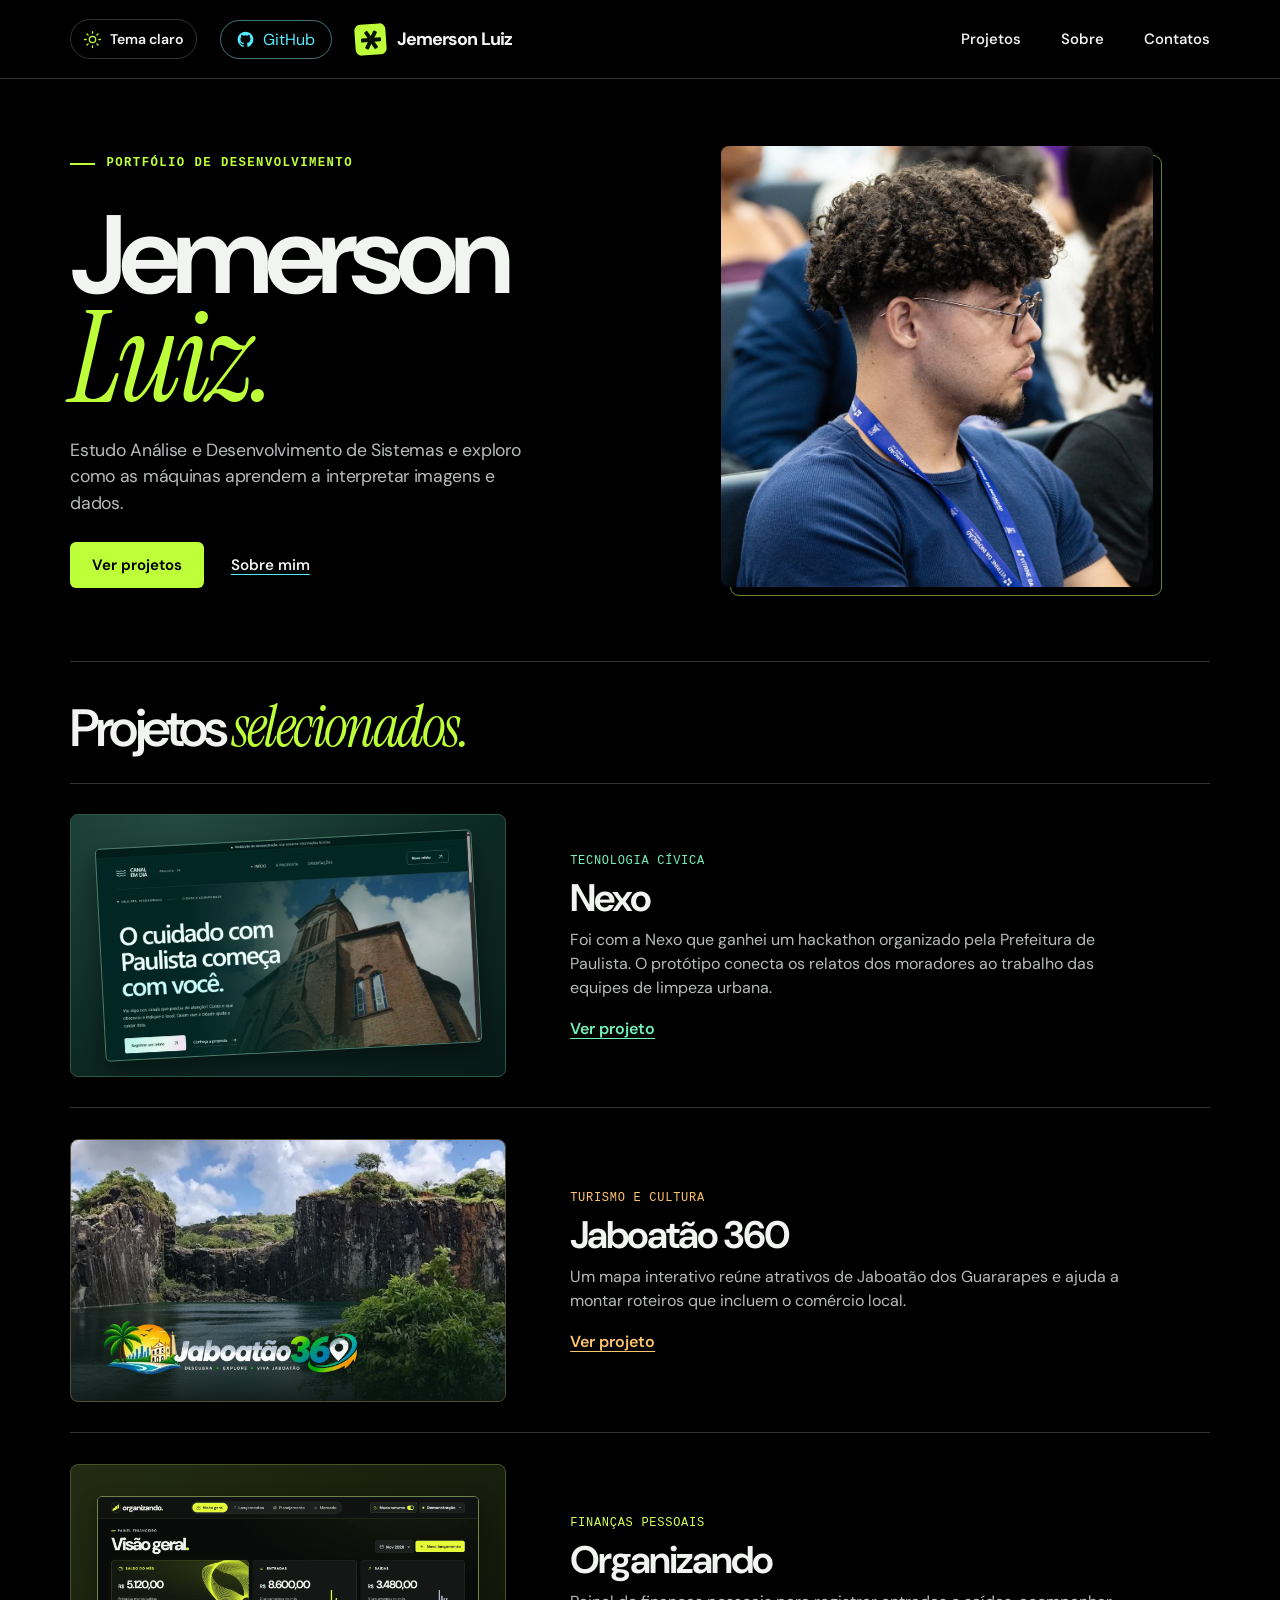
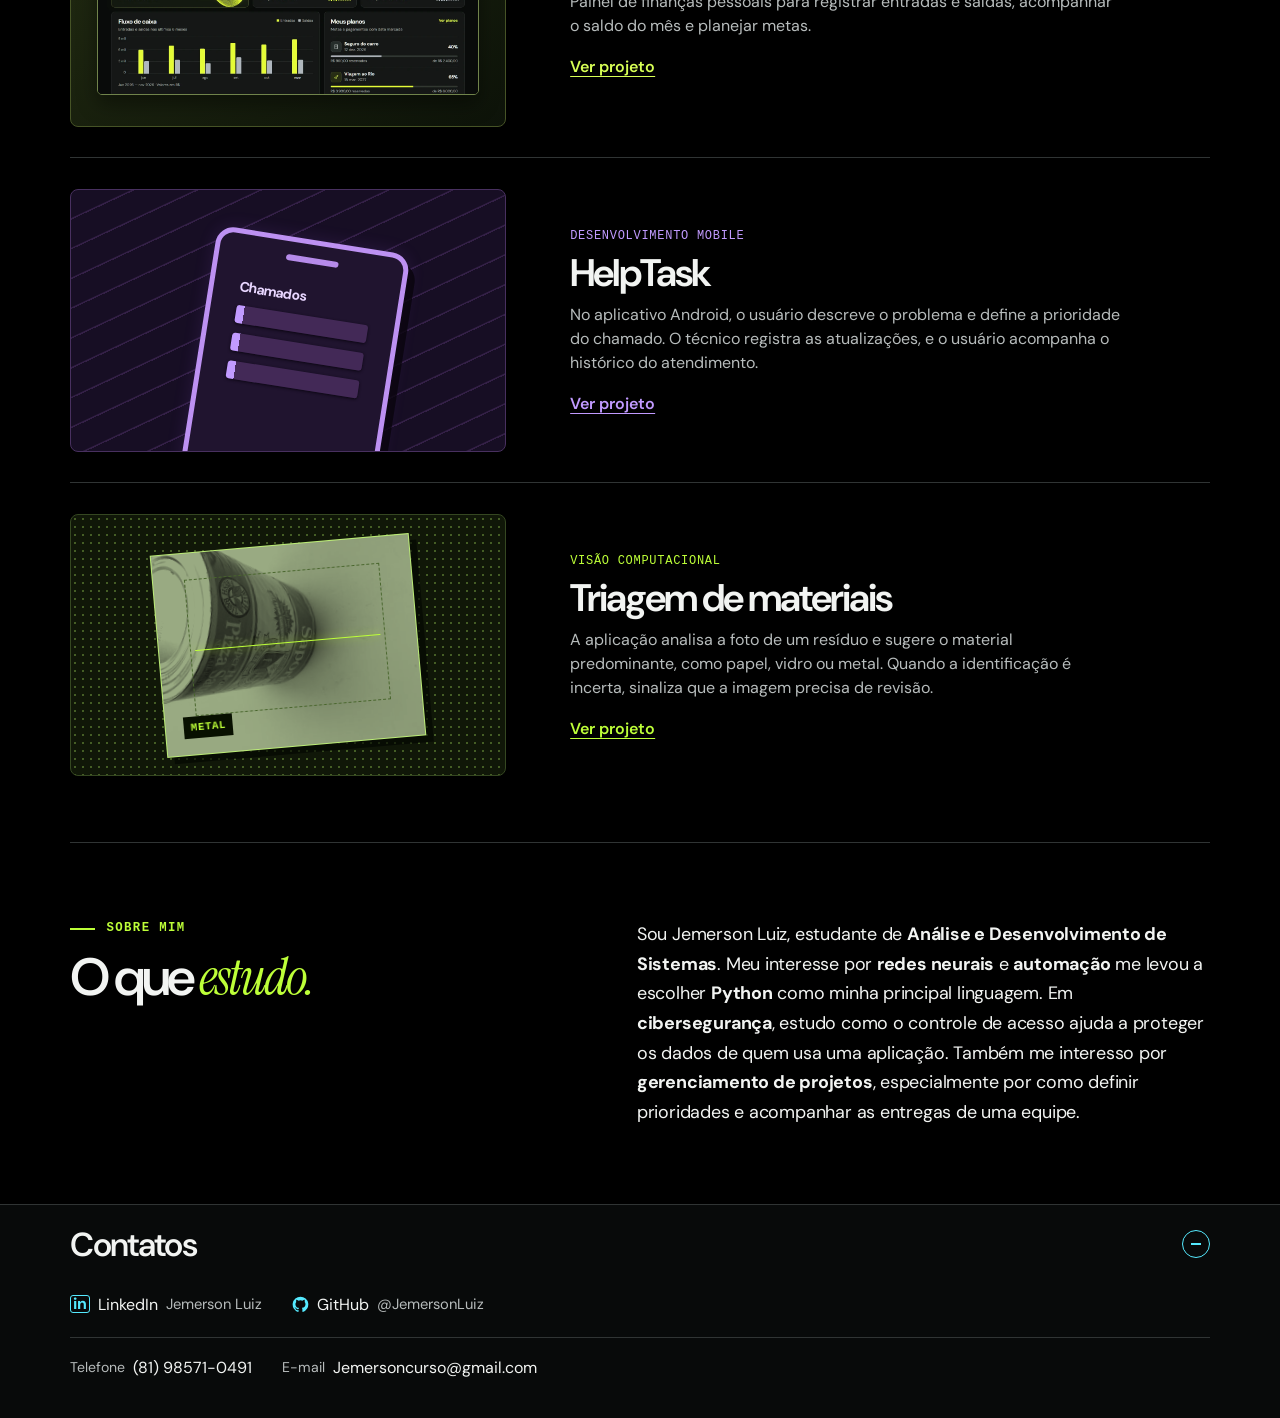
<file: index.html>
<!doctype html>
<html lang="pt-BR">
<head>
  <meta charset="utf-8">
  <meta name="viewport" content="width=device-width, initial-scale=1">
  <link rel="canonical" href="https://jemersonluiz.github.io/portfolio/">
  <meta name="theme-color" content="#000000">
  <meta name="description" content="Portfólio de Jemerson Luiz, estudante de Análise e Desenvolvimento de Sistemas. Projetos em Python, visão computacional e Java.">
  <title>Jemerson Luiz — Portfólio</title>
  <script src="portfolio-theme.js"></script>
  <link rel="stylesheet" href="style.css">
  <link rel="icon" href="assets/marca.svg" type="image/svg+xml">
</head>
<body>
  <a class="skip" href="#conteudo">Pular para o conteúdo</a>
  <header class="header"><div class="wrap nav-row">
    <div class="nav-identity">
      <button class="theme-button" type="button" aria-label="Ativar tema claro" title="Ativar tema claro" hidden>
        <svg viewBox="0 0 24 24" aria-hidden="true" fill="none" stroke="currentColor" stroke-width="1.6" stroke-linecap="round" stroke-linejoin="round">
          <g class="sun"><circle cx="12" cy="12" r="4"/><path d="M12 2v2m0 16v2M2 12h2m16 0h2M5 5l1.5 1.5m11 11L19 19M5 19l1.5-1.5m11-11L19 5"/></g>
          <path class="moon" d="M20.5 14.5A8.8 8.8 0 0 1 9.5 3.5a9 9 0 1 0 11 11Z"/>
        </svg>
        <span>Tema claro</span>
      </button>
      <a class="nav-github" href="https://github.com/JemersonLuiz"><svg aria-hidden="true" viewBox="0 0 24 24" class="gh-icon"><path d="M12 .9a11.1 11.1 0 0 0-3.51 21.63c.55.1.76-.24.76-.54v-2.08c-3.1.68-3.76-1.31-3.76-1.31-.51-1.3-1.24-1.65-1.24-1.65-1.01-.69.08-.68.08-.68 1.12.08 1.7 1.15 1.7 1.15.99 1.7 2.59 1.21 3.22.93.1-.72.38-1.21.7-1.49-2.48-.28-5.09-1.24-5.09-5.51 0-1.22.44-2.22 1.15-3-.12-.28-.5-1.42.11-2.96 0 0 .93-.3 3.05 1.14a10.7 10.7 0 0 1 5.55 0c2.12-1.44 3.05-1.14 3.05-1.14.61 1.54.23 2.68.11 2.96.71.78 1.15 1.78 1.15 3 0 4.28-2.62 5.22-5.12 5.5.4.35.76 1.03.76 2.08v3.06c0 .3.2.65.77.54A11.1 11.1 0 0 0 12 .9Z"/></svg>GitHub</a>
      <a class="brand" href="#inicio" aria-label="Jemerson Luiz, início"><span class="mark" aria-hidden="true"><i></i></span>Jemerson Luiz</a>
    </div>
    <nav class="nav-links" aria-label="Navegação principal">
      <a class="nav-plain" href="#projetos">Projetos</a>
      <a class="nav-plain" href="#sobre">Sobre</a>
      <a class="nav-plain" href="#contatos">Contatos</a>
    </nav>
  </div></header>
  <main id="conteudo" class="wrap">
    <section class="hero" id="inicio" aria-labelledby="nome">
      <div class="hero-copy">
        <p class="kicker">Portfólio de desenvolvimento</p>
        <h1 id="nome">Jemerson<br> <em>Luiz.</em></h1>
        <p class="lead">Estudo Análise e Desenvolvimento de Sistemas e exploro como as máquinas aprendem a interpretar imagens e dados.</p>
        <div class="hero-actions"><a class="action" href="#projetos">Ver projetos</a><a class="text-link" href="#sobre">Sobre mim</a></div>
      </div>
      <div class="portrait">
        <img src="assets/jemerson-luiz.webp" width="1024" height="1536" alt="Jemerson Luiz, de perfil, na Vitrine da Inovação" fetchpriority="high">
      </div>
    </section>
    <section class="projects" id="projetos" aria-labelledby="projetos-titulo">
      <div class="title-row"><h2 id="projetos-titulo">Projetos <em>selecionados.</em></h2></div>
      <ul class="project-list">
        <li>
          <a class="card projeto-nexo" href="nexo.html" aria-labelledby="nome-nexo">
            <div class="artwork nexo" aria-hidden="true">
              <img class="nexo-screen" src="assets/nexo-demonstracao.webp" width="1080" height="608" alt="" loading="lazy">
            </div>
            <div class="card-copy">
              <p class="meta">Tecnologia cívica</p>
              <h3 id="nome-nexo">Nexo</h3>
              <p class="description">Foi com a Nexo que ganhei um hackathon organizado pela Prefeitura de Paulista. O protótipo conecta os relatos dos moradores ao trabalho das equipes de limpeza urbana.</p>
              <span class="project-link">Ver projeto</span>
            </div>
          </a>
        </li>
        <li>
          <a class="card projeto-jaboatao-360" href="jaboatao-360.html" aria-labelledby="nome-jaboatao-360">
            <div class="artwork jaboatao" aria-hidden="true">
              <img class="tour-landscape" src="assets/jaboatao-paisagem.webp" width="730" height="449" alt="" loading="lazy">
              <img class="tour-brand" src="assets/jaboatao-marca.webp" width="400" height="86" alt="" loading="lazy">
            </div>
            <div class="card-copy">
              <p class="meta">Turismo e cultura</p>
              <h3 id="nome-jaboatao-360">Jaboatão 360</h3>
              <p class="description">Um mapa interativo reúne atrativos de Jaboatão dos Guararapes e ajuda a montar roteiros que incluem o comércio local.</p>
              <span class="project-link">Ver projeto</span>
            </div>
          </a>
        </li>
        <li>
          <a class="card projeto-organizando" href="organizando.html" aria-labelledby="nome-organizando">
            <div class="artwork organizando" aria-hidden="true">
              <img src="assets/organizando-painel.webp" width="1366" height="920" alt="" loading="lazy">
            </div>
            <div class="card-copy">
              <p class="meta">Finanças pessoais</p>
              <h3 id="nome-organizando">Organizando</h3>
              <p class="description">Painel de finanças pessoais para registrar entradas e saídas, acompanhar o saldo do mês e planejar metas.</p>
              <span class="project-link">Ver projeto</span>
            </div>
          </a>
        </li>
        <li>
          <a class="card projeto-helptask" href="helptask.html" aria-labelledby="nome-helptask">
            <div class="artwork help" aria-hidden="true"><div class="phone"><strong>Chamados</strong><span></span><span></span><span></span></div></div>
            <div class="card-copy">
              <p class="meta">Desenvolvimento mobile</p>
              <h3 id="nome-helptask">HelpTask</h3>
              <p class="description">No aplicativo Android, o usuário descreve o problema e define a prioridade do chamado. O técnico registra as atualizações, e o usuário acompanha o histórico do atendimento.</p>
              <span class="project-link">Ver projeto</span>
            </div>
          </a>
        </li>
        <li>
          <a class="card" href="triagem-de-materiais.html" aria-labelledby="nome-triagem-de-materiais">
            <div class="artwork triagem" aria-hidden="true"><div class="scan"><img src="assets/metal.jpg" alt="" width="512" height="384" loading="lazy"><i></i><b>METAL</b></div></div>
            <div class="card-copy">
              <p class="meta">Visão computacional</p>
              <h3 id="nome-triagem-de-materiais">Triagem de materiais</h3>
              <p class="description">A aplicação analisa a foto de um resíduo e sugere o material predominante, como papel, vidro ou metal. Quando a identificação é incerta, sinaliza que a imagem precisa de revisão.</p>
              <span class="project-link">Ver projeto</span>
            </div>
          </a>
        </li>
      </ul>
    </section>
    <section class="about" id="sobre" aria-labelledby="sobre-titulo">
      <div><p class="kicker">Sobre mim</p><h2 id="sobre-titulo">O que <em>estudo.</em></h2></div>
      <div class="about-copy">
        <p>Sou Jemerson Luiz, estudante de <strong>Análise e Desenvolvimento de Sistemas</strong>. Meu interesse por <strong>redes neurais</strong> e <strong>automação</strong> me levou a escolher <strong>Python</strong> como minha principal linguagem. Em <strong>cibersegurança</strong>, estudo como o controle de acesso ajuda a proteger os dados de quem usa uma aplicação. Também me interesso por <strong>gerenciamento de projetos</strong>, especialmente por como definir prioridades e acompanhar as entregas de uma equipe.</p>
      </div>
    </section>
  </main>
  <footer class="footer">
    <details class="wrap contacts" open>
      <summary>Contatos<span class="contact-toggle" aria-hidden="true"></span></summary>
      <nav id="contatos" class="contact-links" aria-label="Canais de contato">
        <a href="https://www.linkedin.com/in/jemerson-luiz-087a5b379/"><span class="linkedin-icon" aria-hidden="true">in</span>LinkedIn <span class="profile-name">Jemerson Luiz</span></a>
        <a href="https://github.com/JemersonLuiz"><svg aria-hidden="true" viewBox="0 0 24 24" class="gh-icon"><path d="M12 .9a11.1 11.1 0 0 0-3.51 21.63c.55.1.76-.24.76-.54v-2.08c-3.1.68-3.76-1.31-3.76-1.31-.51-1.3-1.24-1.65-1.24-1.65-1.01-.69.08-.68.08-.68 1.12.08 1.7 1.15 1.7 1.15.99 1.7 2.59 1.21 3.22.93.1-.72.38-1.21.7-1.49-2.48-.28-5.09-1.24-5.09-5.51 0-1.22.44-2.22 1.15-3-.12-.28-.5-1.42.11-2.96 0 0 .93-.3 3.05 1.14a10.7 10.7 0 0 1 5.55 0c2.12-1.44 3.05-1.14 3.05-1.14.61 1.54.23 2.68.11 2.96.71.78 1.15 1.78 1.15 3 0 4.28-2.62 5.22-5.12 5.5.4.35.76 1.03.76 2.08v3.06c0 .3.2.65.77.54A11.1 11.1 0 0 0 12 .9Z"/></svg>GitHub <span class="profile-name">@JemersonLuiz</span></a>
        <div class="contact-direct">
          <a href="tel:+5581985710491"><span>Telefone</span> (81) 98571-0491</a>
          <a href="mailto:Jemersoncurso@gmail.com"><span>E-mail</span> Jemersoncurso@gmail.com</a>
        </div>
      </nav>
    </details>
  </footer>
</body>
</html>
</file>
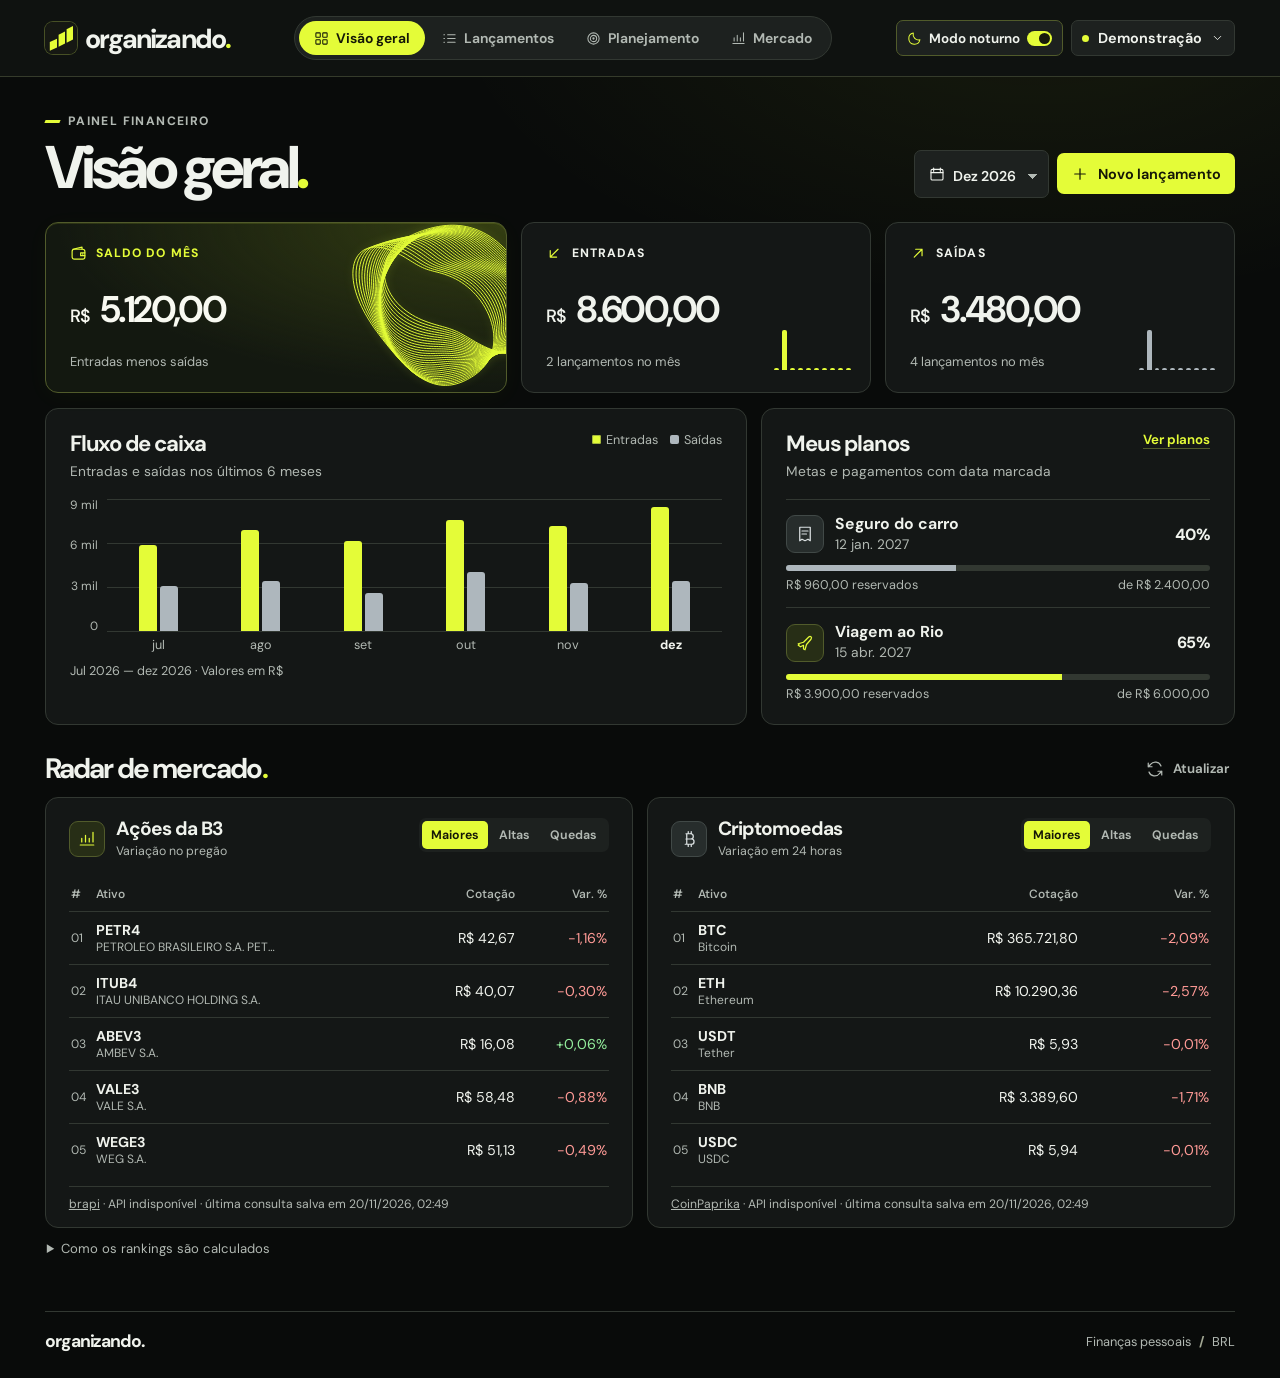
<file: apps/organizando/index.html>
<!doctype html>
<html lang="pt-BR" data-theme="dark">
<head>
<meta charset="utf-8"><meta name="viewport" content="width=device-width,initial-scale=1">
<meta name="theme-color" content="#090b0a"><meta name="description" content="Organizando reúne seus lançamentos, planos financeiros e o mercado em um só painel.">
<script src="theme.js"></script>
<title>Organizando · Visão geral</title><link rel="icon" href="marca.svg"><link rel="stylesheet" href="style.css"><link rel="stylesheet" href="theme.css">
<script src="finance.js" defer></script><script src="icons.js" defer></script><script src="market.js" defer></script><script src="market-snapshot.js" defer></script><script src="app.js" defer></script><script src="forms.js" defer></script>
</head>
<body>
<a href="#main" class="skip">Ir para o conteúdo</a>
<header class="mast"><div class="mast-inner">
<a href="#inicio" class="brand" aria-label="Organizando, início"><img src="marca.svg" width="32" height="32" alt="">organizando<span>.</span></a>
<nav aria-label="Navegação principal" id="nav"></nav>
<div class="header-actions">
<button id="night-mode" class="theme-toggle" type="button" role="switch" aria-label="Modo noturno" aria-checked="true" title="Modo noturno"><i data-icon="moon"></i><span class="theme-label">Modo noturno</span><span class="switch-track" aria-hidden="true"></span></button>
<button class="workspace" data-act="workspace"><i data-icon="layers"></i><span id="mode-label">Demonstração</span><i data-icon="chevron"></i></button>
</div>
</div></header>
<main id="main" tabindex="-1"></main>
<footer><a href="#inicio" class="footbrand">organizando.</a><span>Finanças pessoais <b>/</b> BRL</span></footer>
<dialog id="dialog" aria-labelledby="dialog-title"><div id="dialog-body"></div></dialog>
<div class="toast" id="toast" aria-live="polite"></div>
</body></html>
</file>
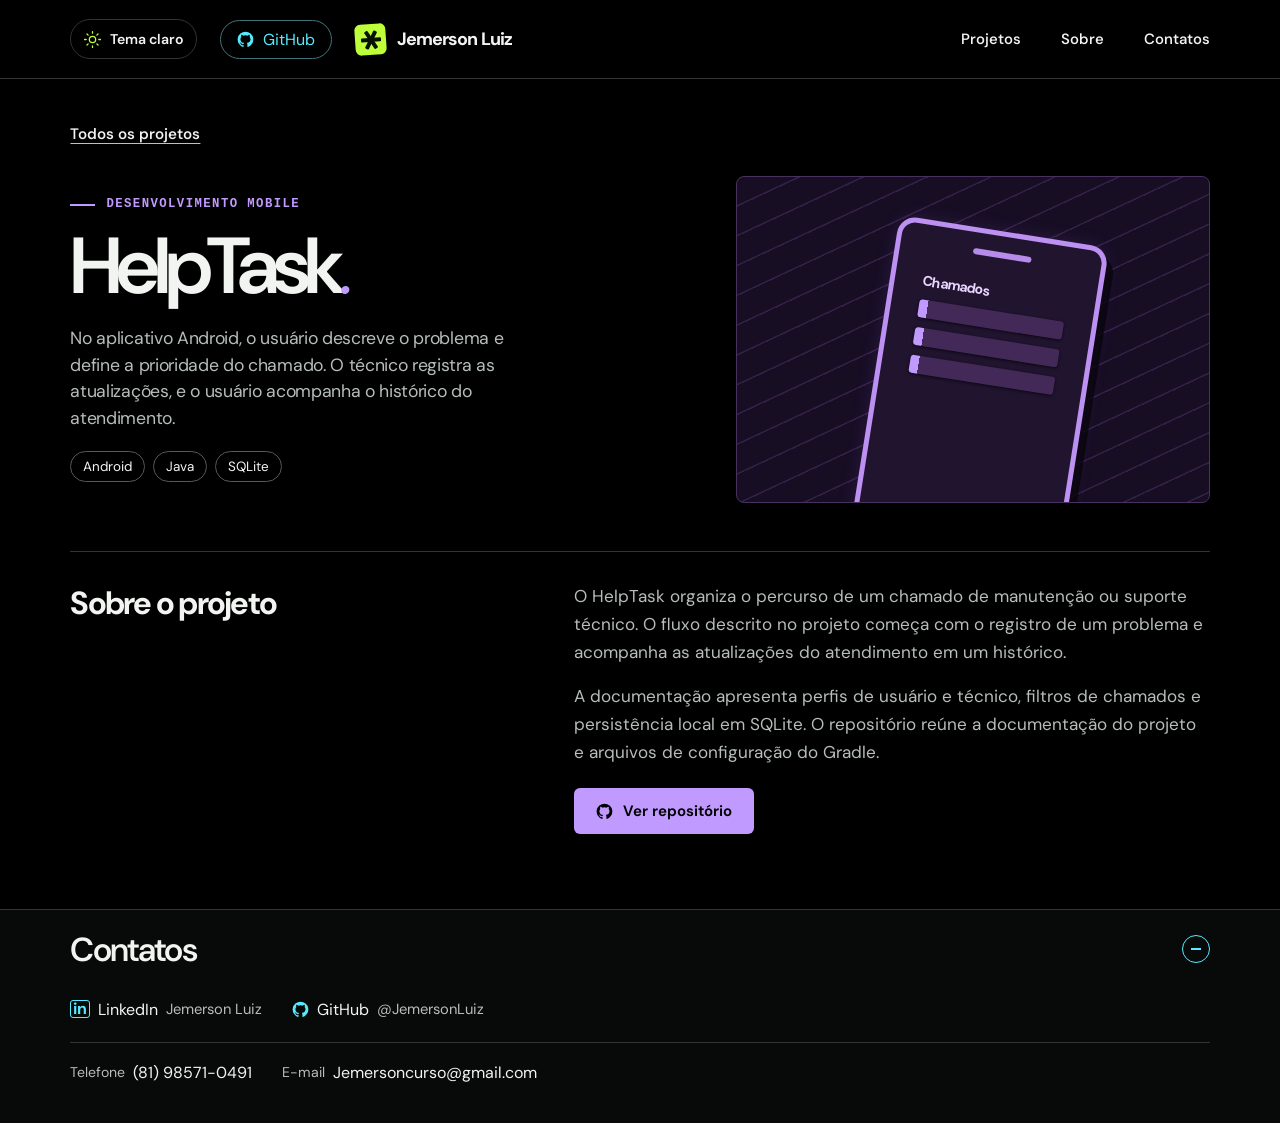
<file: helptask.html>
<!doctype html>
<html lang="pt-BR">
<head>
  <meta charset="utf-8">
  <meta name="viewport" content="width=device-width, initial-scale=1">
  <link rel="canonical" href="https://jemersonluiz.github.io/portfolio/helptask.html">
  <meta name="theme-color" content="#000000">
  <meta name="description" content="No aplicativo Android, o usuário descreve o problema e define a prioridade do chamado. O técnico registra as atualizações, e o usuário acompanha o histórico do atendimento.">
  <title>HelpTask — Jemerson Luiz</title>
  <script src="portfolio-theme.js"></script>
  <link rel="stylesheet" href="style.css">
  <link rel="icon" href="assets/marca.svg" type="image/svg+xml">
</head>
<body>
  <a class="skip" href="#conteudo">Pular para o conteúdo</a>
  <header class="header"><div class="wrap nav-row">
    <div class="nav-identity">
      <button class="theme-button" type="button" aria-label="Ativar tema claro" title="Ativar tema claro" hidden>
        <svg viewBox="0 0 24 24" aria-hidden="true" fill="none" stroke="currentColor" stroke-width="1.6" stroke-linecap="round" stroke-linejoin="round">
          <g class="sun"><circle cx="12" cy="12" r="4"/><path d="M12 2v2m0 16v2M2 12h2m16 0h2M5 5l1.5 1.5m11 11L19 19M5 19l1.5-1.5m11-11L19 5"/></g>
          <path class="moon" d="M20.5 14.5A8.8 8.8 0 0 1 9.5 3.5a9 9 0 1 0 11 11Z"/>
        </svg>
        <span>Tema claro</span>
      </button>
      <a class="nav-github" href="https://github.com/JemersonLuiz"><svg aria-hidden="true" viewBox="0 0 24 24" class="gh-icon"><path d="M12 .9a11.1 11.1 0 0 0-3.51 21.63c.55.1.76-.24.76-.54v-2.08c-3.1.68-3.76-1.31-3.76-1.31-.51-1.3-1.24-1.65-1.24-1.65-1.01-.69.08-.68.08-.68 1.12.08 1.7 1.15 1.7 1.15.99 1.7 2.59 1.21 3.22.93.1-.72.38-1.21.7-1.49-2.48-.28-5.09-1.24-5.09-5.51 0-1.22.44-2.22 1.15-3-.12-.28-.5-1.42.11-2.96 0 0 .93-.3 3.05 1.14a10.7 10.7 0 0 1 5.55 0c2.12-1.44 3.05-1.14 3.05-1.14.61 1.54.23 2.68.11 2.96.71.78 1.15 1.78 1.15 3 0 4.28-2.62 5.22-5.12 5.5.4.35.76 1.03.76 2.08v3.06c0 .3.2.65.77.54A11.1 11.1 0 0 0 12 .9Z"/></svg>GitHub</a>
      <a class="brand" href="index.html" aria-label="Jemerson Luiz, início"><span class="mark" aria-hidden="true"><i></i></span>Jemerson Luiz</a>
    </div>
    <nav class="nav-links" aria-label="Navegação principal">
      <a class="nav-plain" href="index.html#projetos">Projetos</a>
      <a class="nav-plain" href="index.html#sobre">Sobre</a>
      <a class="nav-plain" href="#contatos">Contatos</a>
    </nav>
  </div></header>
  <main class="wrap case projeto-helptask" id="conteudo">
    <a href="index.html#projetos" class="text-link">Todos os projetos</a>
    <div class="case-top"><div><p class="kicker">Desenvolvimento mobile</p><h1 class="case-title">HelpTask<em>.</em></h1><p class="lead">No aplicativo Android, o usuário descreve o problema e define a prioridade do chamado. O técnico registra as atualizações, e o usuário acompanha o histórico do atendimento.</p><ul class="tags"><li>Android</li><li>Java</li><li>SQLite</li></ul></div><div class="artwork help" aria-hidden="true"><div class="phone"><strong>Chamados</strong><span></span><span></span><span></span></div></div></div>
    <section class="case-copy" aria-labelledby="detalhes"><h2 id="detalhes">Sobre o projeto</h2><div><p>O HelpTask organiza o percurso de um chamado de manutenção ou suporte técnico. O fluxo descrito no projeto começa com o registro de um problema e acompanha as atualizações do atendimento em um histórico.</p><p>A documentação apresenta perfis de usuário e técnico, filtros de chamados e persistência local em SQLite. O repositório reúne a documentação do projeto e arquivos de configuração do Gradle.</p><a class="action" href="https://github.com/JemersonLuiz/HelpTask"><svg aria-hidden="true" viewBox="0 0 24 24" class="gh-icon"><path d="M12 .9a11.1 11.1 0 0 0-3.51 21.63c.55.1.76-.24.76-.54v-2.08c-3.1.68-3.76-1.31-3.76-1.31-.51-1.3-1.24-1.65-1.24-1.65-1.01-.69.08-.68.08-.68 1.12.08 1.7 1.15 1.7 1.15.99 1.7 2.59 1.21 3.22.93.1-.72.38-1.21.7-1.49-2.48-.28-5.09-1.24-5.09-5.51 0-1.22.44-2.22 1.15-3-.12-.28-.5-1.42.11-2.96 0 0 .93-.3 3.05 1.14a10.7 10.7 0 0 1 5.55 0c2.12-1.44 3.05-1.14 3.05-1.14.61 1.54.23 2.68.11 2.96.71.78 1.15 1.78 1.15 3 0 4.28-2.62 5.22-5.12 5.5.4.35.76 1.03.76 2.08v3.06c0 .3.2.65.77.54A11.1 11.1 0 0 0 12 .9Z"/></svg> Ver repositório</a></div></section>
  </main>
  <footer class="footer">
    <details class="wrap contacts" open>
      <summary>Contatos<span class="contact-toggle" aria-hidden="true"></span></summary>
      <nav id="contatos" class="contact-links" aria-label="Canais de contato">
        <a href="https://www.linkedin.com/in/jemerson-luiz-087a5b379/"><span class="linkedin-icon" aria-hidden="true">in</span>LinkedIn <span class="profile-name">Jemerson Luiz</span></a>
        <a href="https://github.com/JemersonLuiz"><svg aria-hidden="true" viewBox="0 0 24 24" class="gh-icon"><path d="M12 .9a11.1 11.1 0 0 0-3.51 21.63c.55.1.76-.24.76-.54v-2.08c-3.1.68-3.76-1.31-3.76-1.31-.51-1.3-1.24-1.65-1.24-1.65-1.01-.69.08-.68.08-.68 1.12.08 1.7 1.15 1.7 1.15.99 1.7 2.59 1.21 3.22.93.1-.72.38-1.21.7-1.49-2.48-.28-5.09-1.24-5.09-5.51 0-1.22.44-2.22 1.15-3-.12-.28-.5-1.42.11-2.96 0 0 .93-.3 3.05 1.14a10.7 10.7 0 0 1 5.55 0c2.12-1.44 3.05-1.14 3.05-1.14.61 1.54.23 2.68.11 2.96.71.78 1.15 1.78 1.15 3 0 4.28-2.62 5.22-5.12 5.5.4.35.76 1.03.76 2.08v3.06c0 .3.2.65.77.54A11.1 11.1 0 0 0 12 .9Z"/></svg>GitHub <span class="profile-name">@JemersonLuiz</span></a>
        <div class="contact-direct">
          <a href="tel:+5581985710491"><span>Telefone</span> (81) 98571-0491</a>
          <a href="mailto:Jemersoncurso@gmail.com"><span>E-mail</span> Jemersoncurso@gmail.com</a>
        </div>
      </nav>
    </details>
  </footer>
</body>
</html>
</file>
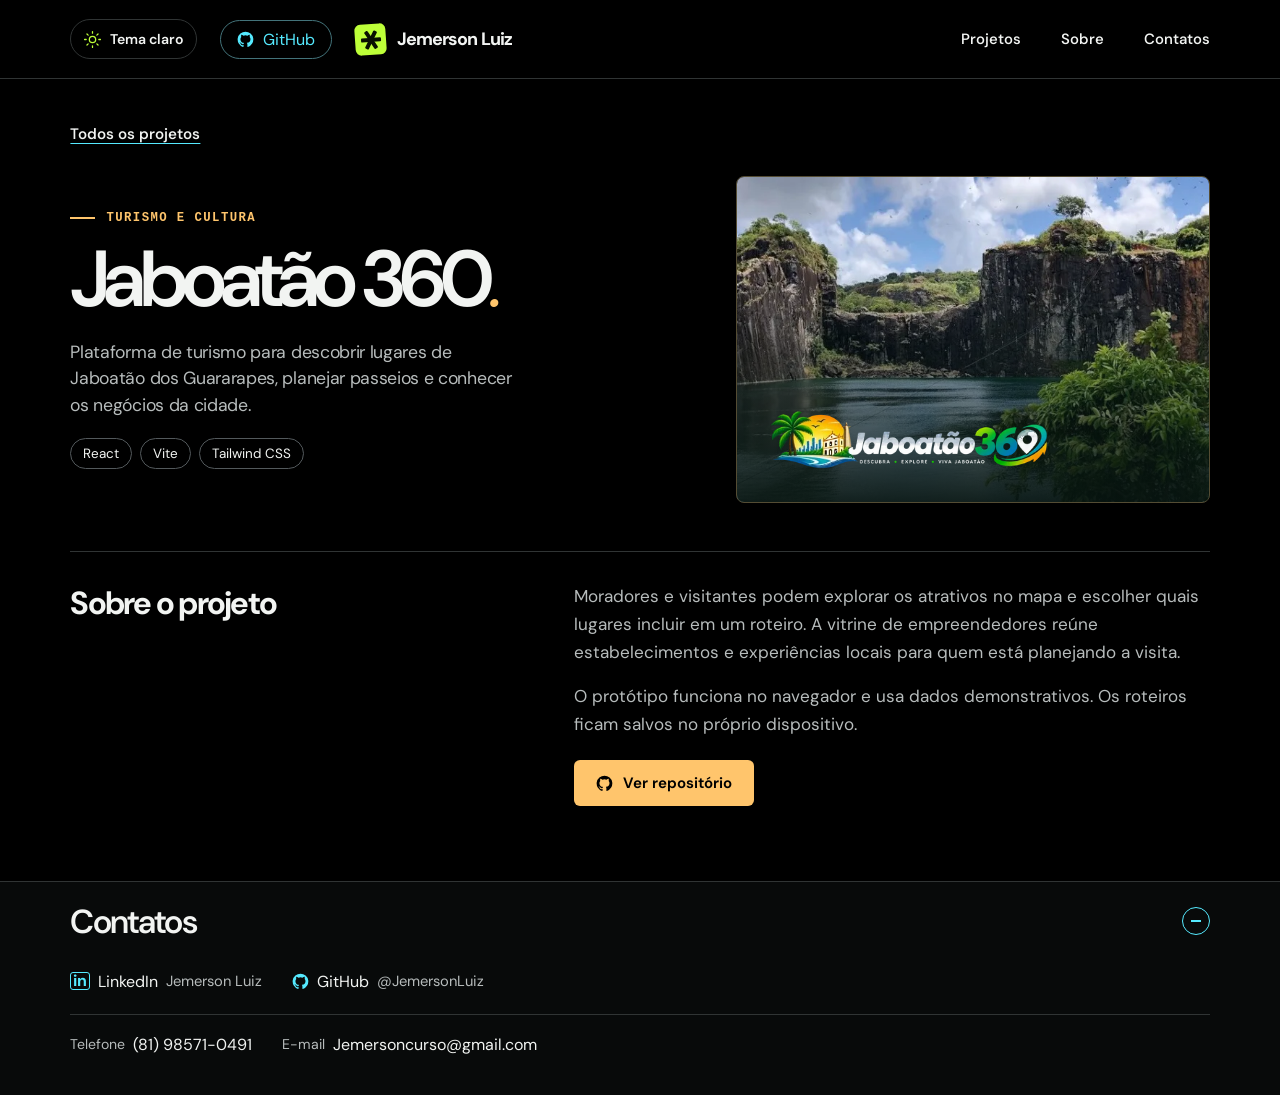
<file: jaboatao-360.html>
<!doctype html>
<html lang="pt-BR">
<head>
  <meta charset="utf-8">
  <meta name="viewport" content="width=device-width, initial-scale=1">
  <link rel="canonical" href="https://jemersonluiz.github.io/portfolio/jaboatao-360.html">
  <meta name="theme-color" content="#000000">
  <meta name="description" content="Um mapa interativo reúne atrativos de Jaboatão dos Guararapes e ajuda a montar roteiros que incluem o comércio local.">
  <title>Jaboatão 360 — Jemerson Luiz</title>
  <script src="portfolio-theme.js"></script>
  <link rel="stylesheet" href="style.css">
  <link rel="icon" href="assets/marca.svg" type="image/svg+xml">
</head>
<body>
  <a class="skip" href="#conteudo">Pular para o conteúdo</a>
  <header class="header"><div class="wrap nav-row">
    <div class="nav-identity">
      <button class="theme-button" type="button" aria-label="Ativar tema claro" title="Ativar tema claro" hidden>
        <svg viewBox="0 0 24 24" aria-hidden="true" fill="none" stroke="currentColor" stroke-width="1.6" stroke-linecap="round" stroke-linejoin="round">
          <g class="sun"><circle cx="12" cy="12" r="4"/><path d="M12 2v2m0 16v2M2 12h2m16 0h2M5 5l1.5 1.5m11 11L19 19M5 19l1.5-1.5m11-11L19 5"/></g>
          <path class="moon" d="M20.5 14.5A8.8 8.8 0 0 1 9.5 3.5a9 9 0 1 0 11 11Z"/>
        </svg>
        <span>Tema claro</span>
      </button>
      <a class="nav-github" href="https://github.com/JemersonLuiz"><svg aria-hidden="true" viewBox="0 0 24 24" class="gh-icon"><path d="M12 .9a11.1 11.1 0 0 0-3.51 21.63c.55.1.76-.24.76-.54v-2.08c-3.1.68-3.76-1.31-3.76-1.31-.51-1.3-1.24-1.65-1.24-1.65-1.01-.69.08-.68.08-.68 1.12.08 1.7 1.15 1.7 1.15.99 1.7 2.59 1.21 3.22.93.1-.72.38-1.21.7-1.49-2.48-.28-5.09-1.24-5.09-5.51 0-1.22.44-2.22 1.15-3-.12-.28-.5-1.42.11-2.96 0 0 .93-.3 3.05 1.14a10.7 10.7 0 0 1 5.55 0c2.12-1.44 3.05-1.14 3.05-1.14.61 1.54.23 2.68.11 2.96.71.78 1.15 1.78 1.15 3 0 4.28-2.62 5.22-5.12 5.5.4.35.76 1.03.76 2.08v3.06c0 .3.2.65.77.54A11.1 11.1 0 0 0 12 .9Z"/></svg>GitHub</a>
      <a class="brand" href="index.html" aria-label="Jemerson Luiz, início"><span class="mark" aria-hidden="true"><i></i></span>Jemerson Luiz</a>
    </div>
    <nav class="nav-links" aria-label="Navegação principal">
      <a class="nav-plain" href="index.html#projetos">Projetos</a>
      <a class="nav-plain" href="index.html#sobre">Sobre</a>
      <a class="nav-plain" href="#contatos">Contatos</a>
    </nav>
  </div></header>
  <main class="wrap case projeto-jaboatao-360" id="conteudo">
    <a href="index.html#projetos" class="text-link">Todos os projetos</a>
    <div class="case-top">
      <div>
        <p class="kicker">Turismo e cultura</p>
        <h1 class="case-title">Jaboatão 360<em>.</em></h1>
        <p class="lead">Plataforma de turismo para descobrir lugares de Jaboatão dos Guararapes, planejar passeios e conhecer os negócios da cidade.</p>
        <ul class="tags"><li>React</li><li>Vite</li><li>Tailwind CSS</li></ul>
      </div>
      <div class="artwork jaboatao" aria-hidden="true">
              <img class="tour-landscape" src="assets/jaboatao-paisagem.webp" width="730" height="449" alt="">
              <img class="tour-brand" src="assets/jaboatao-marca.webp" width="400" height="86" alt="">
            </div>
    </div>
    <section class="case-copy" aria-labelledby="detalhes">
      <h2 id="detalhes">Sobre o projeto</h2>
      <div>
        <p>Moradores e visitantes podem explorar os atrativos no mapa e escolher quais lugares incluir em um roteiro. A vitrine de empreendedores reúne estabelecimentos e experiências locais para quem está planejando a visita.</p>
        <p>O protótipo funciona no navegador e usa dados demonstrativos. Os roteiros ficam salvos no próprio dispositivo.</p>
        <a class="action" href="https://github.com/Micael-exe/Jaboatao-360/tree/main"><svg aria-hidden="true" viewBox="0 0 24 24" class="gh-icon"><path d="M12 .9a11.1 11.1 0 0 0-3.51 21.63c.55.1.76-.24.76-.54v-2.08c-3.1.68-3.76-1.31-3.76-1.31-.51-1.3-1.24-1.65-1.24-1.65-1.01-.69.08-.68.08-.68 1.12.08 1.7 1.15 1.7 1.15.99 1.7 2.59 1.21 3.22.93.1-.72.38-1.21.7-1.49-2.48-.28-5.09-1.24-5.09-5.51 0-1.22.44-2.22 1.15-3-.12-.28-.5-1.42.11-2.96 0 0 .93-.3 3.05 1.14a10.7 10.7 0 0 1 5.55 0c2.12-1.44 3.05-1.14 3.05-1.14.61 1.54.23 2.68.11 2.96.71.78 1.15 1.78 1.15 3 0 4.28-2.62 5.22-5.12 5.5.4.35.76 1.03.76 2.08v3.06c0 .3.2.65.77.54A11.1 11.1 0 0 0 12 .9Z"/></svg> Ver repositório</a>
      </div>
    </section>
  </main>
  <footer class="footer">
    <details class="wrap contacts" open>
      <summary>Contatos<span class="contact-toggle" aria-hidden="true"></span></summary>
      <nav id="contatos" class="contact-links" aria-label="Canais de contato">
        <a href="https://www.linkedin.com/in/jemerson-luiz-087a5b379/"><span class="linkedin-icon" aria-hidden="true">in</span>LinkedIn <span class="profile-name">Jemerson Luiz</span></a>
        <a href="https://github.com/JemersonLuiz"><svg aria-hidden="true" viewBox="0 0 24 24" class="gh-icon"><path d="M12 .9a11.1 11.1 0 0 0-3.51 21.63c.55.1.76-.24.76-.54v-2.08c-3.1.68-3.76-1.31-3.76-1.31-.51-1.3-1.24-1.65-1.24-1.65-1.01-.69.08-.68.08-.68 1.12.08 1.7 1.15 1.7 1.15.99 1.7 2.59 1.21 3.22.93.1-.72.38-1.21.7-1.49-2.48-.28-5.09-1.24-5.09-5.51 0-1.22.44-2.22 1.15-3-.12-.28-.5-1.42.11-2.96 0 0 .93-.3 3.05 1.14a10.7 10.7 0 0 1 5.55 0c2.12-1.44 3.05-1.14 3.05-1.14.61 1.54.23 2.68.11 2.96.71.78 1.15 1.78 1.15 3 0 4.28-2.62 5.22-5.12 5.5.4.35.76 1.03.76 2.08v3.06c0 .3.2.65.77.54A11.1 11.1 0 0 0 12 .9Z"/></svg>GitHub <span class="profile-name">@JemersonLuiz</span></a>
        <div class="contact-direct">
          <a href="tel:+5581985710491"><span>Telefone</span> (81) 98571-0491</a>
          <a href="mailto:Jemersoncurso@gmail.com"><span>E-mail</span> Jemersoncurso@gmail.com</a>
        </div>
      </nav>
    </details>
  </footer>
</body>
</html>
</file>
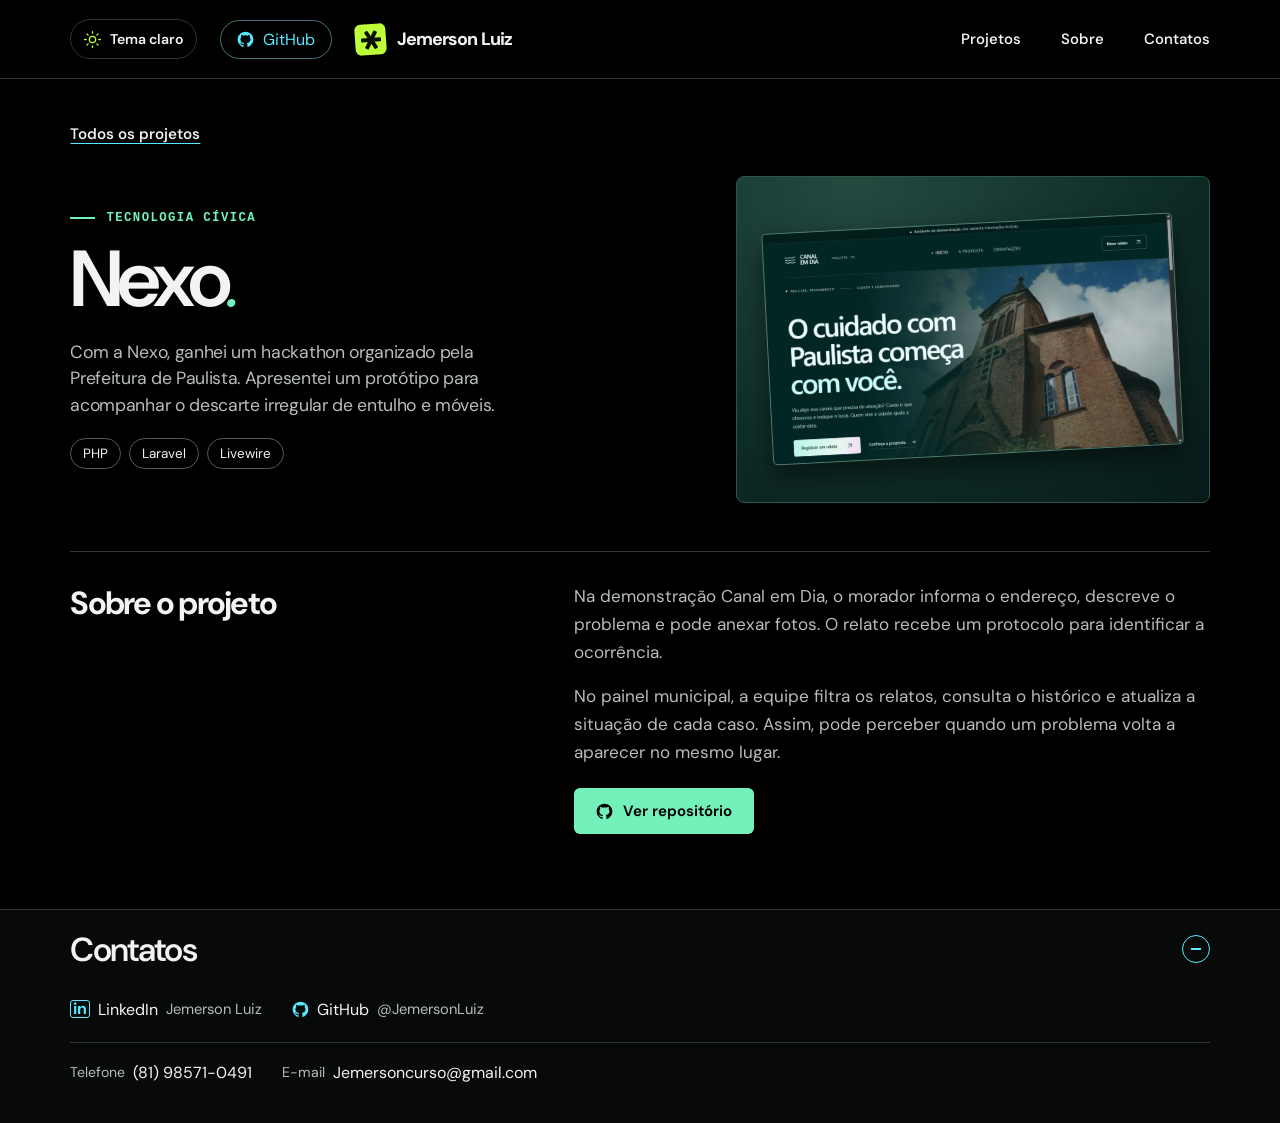
<file: nexo.html>
<!doctype html>
<html lang="pt-BR">
<head>
  <meta charset="utf-8">
  <meta name="viewport" content="width=device-width, initial-scale=1">
  <link rel="canonical" href="https://jemersonluiz.github.io/portfolio/nexo.html">
  <meta name="theme-color" content="#000000">
  <meta name="description" content="Foi com a Nexo que ganhei um hackathon organizado pela Prefeitura de Paulista. O protótipo conecta os relatos dos moradores ao trabalho das equipes de limpeza urbana.">
  <title>Nexo — Jemerson Luiz</title>
  <script src="portfolio-theme.js"></script>
  <link rel="stylesheet" href="style.css">
  <link rel="icon" href="assets/marca.svg" type="image/svg+xml">
</head>
<body>
  <a class="skip" href="#conteudo">Pular para o conteúdo</a>
  <header class="header"><div class="wrap nav-row">
    <div class="nav-identity">
      <button class="theme-button" type="button" aria-label="Ativar tema claro" title="Ativar tema claro" hidden>
        <svg viewBox="0 0 24 24" aria-hidden="true" fill="none" stroke="currentColor" stroke-width="1.6" stroke-linecap="round" stroke-linejoin="round">
          <g class="sun"><circle cx="12" cy="12" r="4"/><path d="M12 2v2m0 16v2M2 12h2m16 0h2M5 5l1.5 1.5m11 11L19 19M5 19l1.5-1.5m11-11L19 5"/></g>
          <path class="moon" d="M20.5 14.5A8.8 8.8 0 0 1 9.5 3.5a9 9 0 1 0 11 11Z"/>
        </svg>
        <span>Tema claro</span>
      </button>
      <a class="nav-github" href="https://github.com/JemersonLuiz"><svg aria-hidden="true" viewBox="0 0 24 24" class="gh-icon"><path d="M12 .9a11.1 11.1 0 0 0-3.51 21.63c.55.1.76-.24.76-.54v-2.08c-3.1.68-3.76-1.31-3.76-1.31-.51-1.3-1.24-1.65-1.24-1.65-1.01-.69.08-.68.08-.68 1.12.08 1.7 1.15 1.7 1.15.99 1.7 2.59 1.21 3.22.93.1-.72.38-1.21.7-1.49-2.48-.28-5.09-1.24-5.09-5.51 0-1.22.44-2.22 1.15-3-.12-.28-.5-1.42.11-2.96 0 0 .93-.3 3.05 1.14a10.7 10.7 0 0 1 5.55 0c2.12-1.44 3.05-1.14 3.05-1.14.61 1.54.23 2.68.11 2.96.71.78 1.15 1.78 1.15 3 0 4.28-2.62 5.22-5.12 5.5.4.35.76 1.03.76 2.08v3.06c0 .3.2.65.77.54A11.1 11.1 0 0 0 12 .9Z"/></svg>GitHub</a>
      <a class="brand" href="index.html" aria-label="Jemerson Luiz, início"><span class="mark" aria-hidden="true"><i></i></span>Jemerson Luiz</a>
    </div>
    <nav class="nav-links" aria-label="Navegação principal">
      <a class="nav-plain" href="index.html#projetos">Projetos</a>
      <a class="nav-plain" href="index.html#sobre">Sobre</a>
      <a class="nav-plain" href="#contatos">Contatos</a>
    </nav>
  </div></header>
  <main class="wrap case projeto-nexo" id="conteudo">
    <a href="index.html#projetos" class="text-link">Todos os projetos</a>
    <div class="case-top">
      <div>
        <p class="kicker">Tecnologia cívica</p>
        <h1 class="case-title">Nexo<em>.</em></h1>
        <p class="lead">Com a Nexo, ganhei um hackathon organizado pela Prefeitura de Paulista. Apresentei um protótipo para acompanhar o descarte irregular de entulho e móveis.</p>
        <ul class="tags"><li>PHP</li><li>Laravel</li><li>Livewire</li></ul>
      </div>
      <div class="artwork nexo" aria-hidden="true">
              <img class="nexo-screen" src="assets/nexo-demonstracao.webp" width="1080" height="608" alt="">
            </div>
    </div>
    <section class="case-copy" aria-labelledby="detalhes">
      <h2 id="detalhes">Sobre o projeto</h2>
      <div>
        <p>Na demonstração Canal em Dia, o morador informa o endereço, descreve o problema e pode anexar fotos. O relato recebe um protocolo para identificar a ocorrência.</p>
        <p>No painel municipal, a equipe filtra os relatos, consulta o histórico e atualiza a situação de cada caso. Assim, pode perceber quando um problema volta a aparecer no mesmo lugar.</p>
        <a class="action" href="https://github.com/Micael-exe/Nexo"><svg aria-hidden="true" viewBox="0 0 24 24" class="gh-icon"><path d="M12 .9a11.1 11.1 0 0 0-3.51 21.63c.55.1.76-.24.76-.54v-2.08c-3.1.68-3.76-1.31-3.76-1.31-.51-1.3-1.24-1.65-1.24-1.65-1.01-.69.08-.68.08-.68 1.12.08 1.7 1.15 1.7 1.15.99 1.7 2.59 1.21 3.22.93.1-.72.38-1.21.7-1.49-2.48-.28-5.09-1.24-5.09-5.51 0-1.22.44-2.22 1.15-3-.12-.28-.5-1.42.11-2.96 0 0 .93-.3 3.05 1.14a10.7 10.7 0 0 1 5.55 0c2.12-1.44 3.05-1.14 3.05-1.14.61 1.54.23 2.68.11 2.96.71.78 1.15 1.78 1.15 3 0 4.28-2.62 5.22-5.12 5.5.4.35.76 1.03.76 2.08v3.06c0 .3.2.65.77.54A11.1 11.1 0 0 0 12 .9Z"/></svg> Ver repositório</a>
      </div>
    </section>
  </main>
  <footer class="footer">
    <details class="wrap contacts" open>
      <summary>Contatos<span class="contact-toggle" aria-hidden="true"></span></summary>
      <nav id="contatos" class="contact-links" aria-label="Canais de contato">
        <a href="https://www.linkedin.com/in/jemerson-luiz-087a5b379/"><span class="linkedin-icon" aria-hidden="true">in</span>LinkedIn <span class="profile-name">Jemerson Luiz</span></a>
        <a href="https://github.com/JemersonLuiz"><svg aria-hidden="true" viewBox="0 0 24 24" class="gh-icon"><path d="M12 .9a11.1 11.1 0 0 0-3.51 21.63c.55.1.76-.24.76-.54v-2.08c-3.1.68-3.76-1.31-3.76-1.31-.51-1.3-1.24-1.65-1.24-1.65-1.01-.69.08-.68.08-.68 1.12.08 1.7 1.15 1.7 1.15.99 1.7 2.59 1.21 3.22.93.1-.72.38-1.21.7-1.49-2.48-.28-5.09-1.24-5.09-5.51 0-1.22.44-2.22 1.15-3-.12-.28-.5-1.42.11-2.96 0 0 .93-.3 3.05 1.14a10.7 10.7 0 0 1 5.55 0c2.12-1.44 3.05-1.14 3.05-1.14.61 1.54.23 2.68.11 2.96.71.78 1.15 1.78 1.15 3 0 4.28-2.62 5.22-5.12 5.5.4.35.76 1.03.76 2.08v3.06c0 .3.2.65.77.54A11.1 11.1 0 0 0 12 .9Z"/></svg>GitHub <span class="profile-name">@JemersonLuiz</span></a>
        <div class="contact-direct">
          <a href="tel:+5581985710491"><span>Telefone</span> (81) 98571-0491</a>
          <a href="mailto:Jemersoncurso@gmail.com"><span>E-mail</span> Jemersoncurso@gmail.com</a>
        </div>
      </nav>
    </details>
  </footer>
</body>
</html>
</file>
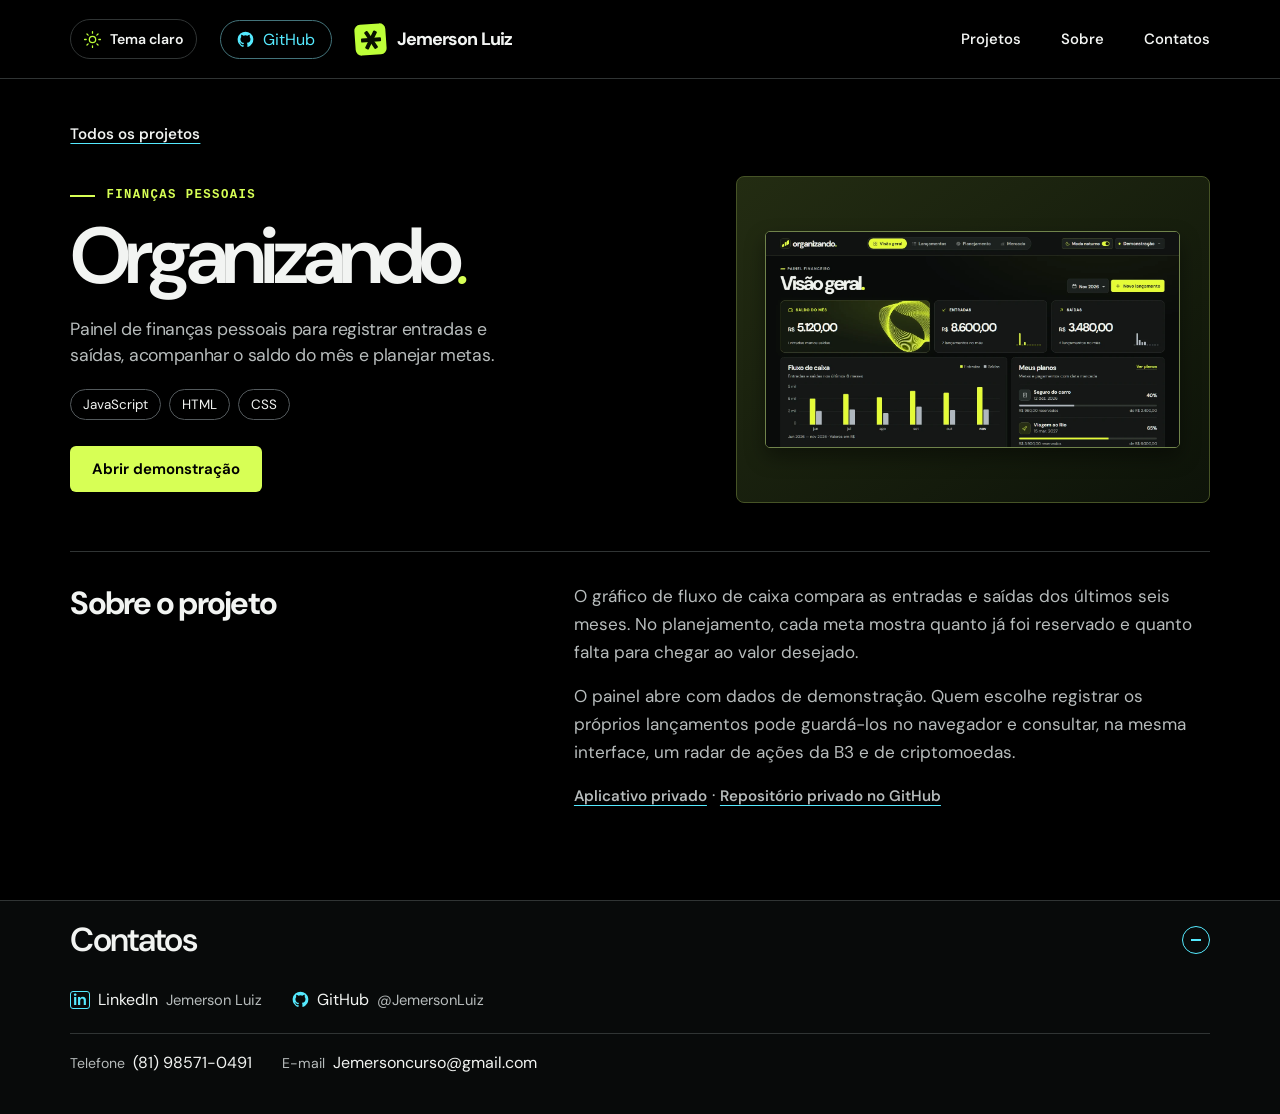
<file: organizando.html>
<!doctype html>
<html lang="pt-BR">
<head>
  <meta charset="utf-8">
  <meta name="viewport" content="width=device-width, initial-scale=1">
  <link rel="canonical" href="https://jemersonluiz.github.io/portfolio/organizando.html">
  <meta name="theme-color" content="#000000">
  <meta name="description" content="Painel de finanças pessoais para registrar entradas e saídas, acompanhar o saldo do mês e planejar metas.">
  <title>Organizando — Jemerson Luiz</title>
  <script src="portfolio-theme.js"></script>
  <link rel="stylesheet" href="style.css">
  <link rel="icon" href="assets/marca.svg" type="image/svg+xml">
</head>
<body>
  <a class="skip" href="#conteudo">Pular para o conteúdo</a>
  <header class="header"><div class="wrap nav-row">
    <div class="nav-identity">
      <button class="theme-button" type="button" aria-label="Ativar tema claro" title="Ativar tema claro" hidden>
        <svg viewBox="0 0 24 24" aria-hidden="true" fill="none" stroke="currentColor" stroke-width="1.6" stroke-linecap="round" stroke-linejoin="round">
          <g class="sun"><circle cx="12" cy="12" r="4"/><path d="M12 2v2m0 16v2M2 12h2m16 0h2M5 5l1.5 1.5m11 11L19 19M5 19l1.5-1.5m11-11L19 5"/></g>
          <path class="moon" d="M20.5 14.5A8.8 8.8 0 0 1 9.5 3.5a9 9 0 1 0 11 11Z"/>
        </svg>
        <span>Tema claro</span>
      </button>
      <a class="nav-github" href="https://github.com/JemersonLuiz"><svg aria-hidden="true" viewBox="0 0 24 24" class="gh-icon"><path d="M12 .9a11.1 11.1 0 0 0-3.51 21.63c.55.1.76-.24.76-.54v-2.08c-3.1.68-3.76-1.31-3.76-1.31-.51-1.3-1.24-1.65-1.24-1.65-1.01-.69.08-.68.08-.68 1.12.08 1.7 1.15 1.7 1.15.99 1.7 2.59 1.21 3.22.93.1-.72.38-1.21.7-1.49-2.48-.28-5.09-1.24-5.09-5.51 0-1.22.44-2.22 1.15-3-.12-.28-.5-1.42.11-2.96 0 0 .93-.3 3.05 1.14a10.7 10.7 0 0 1 5.55 0c2.12-1.44 3.05-1.14 3.05-1.14.61 1.54.23 2.68.11 2.96.71.78 1.15 1.78 1.15 3 0 4.28-2.62 5.22-5.12 5.5.4.35.76 1.03.76 2.08v3.06c0 .3.2.65.77.54A11.1 11.1 0 0 0 12 .9Z"/></svg>GitHub</a>
      <a class="brand" href="index.html" aria-label="Jemerson Luiz, início"><span class="mark" aria-hidden="true"><i></i></span>Jemerson Luiz</a>
    </div>
    <nav class="nav-links" aria-label="Navegação principal">
      <a class="nav-plain" href="index.html#projetos">Projetos</a>
      <a class="nav-plain" href="index.html#sobre">Sobre</a>
      <a class="nav-plain" href="#contatos">Contatos</a>
    </nav>
  </div></header>
  <main class="wrap case projeto-organizando" id="conteudo">
    <a href="index.html#projetos" class="text-link">Todos os projetos</a>
    <div class="case-top">
      <div>
        <p class="kicker">Finanças pessoais</p>
        <h1 class="case-title">Organizando<em>.</em></h1>
        <p class="lead">Painel de finanças pessoais para registrar entradas e saídas, acompanhar o saldo do mês e planejar metas.</p>
        <ul class="tags"><li>JavaScript</li><li>HTML</li><li>CSS</li></ul>
        <div class="hero-actions"><a class="action" href="apps/organizando/index.html">Abrir demonstração</a></div>
      </div>
      <div class="artwork organizando">
        <img src="assets/organizando-painel.webp" width="1366" height="920" alt="Organizando em tema escuro, com as entradas e saídas do mês, o gráfico de fluxo de caixa e as metas de poupança.">
      </div>
    </div>
    <section class="case-copy" aria-labelledby="detalhes">
      <h2 id="detalhes">Sobre o projeto</h2>
      <div>
        <p>O gráfico de fluxo de caixa compara as entradas e saídas dos últimos seis meses. No planejamento, cada meta mostra quanto já foi reservado e quanto falta para chegar ao valor desejado.</p>
        <p>O painel abre com dados de demonstração. Quem escolhe registrar os próprios lançamentos pode guardá-los no navegador e consultar, na mesma interface, um radar de ações da B3 e de criptomoedas.</p>
        <p><a class="text-link" href="https://organizando-painel.jemersoncurso.chatgpt.site">Aplicativo privado</a> · <a class="text-link" href="https://github.com/JemersonLuiz/organizando">Repositório privado no GitHub</a></p>
      </div>
    </section>
  </main>
  <footer class="footer">
    <details class="wrap contacts" open>
      <summary>Contatos<span class="contact-toggle" aria-hidden="true"></span></summary>
      <nav id="contatos" class="contact-links" aria-label="Canais de contato">
        <a href="https://www.linkedin.com/in/jemerson-luiz-087a5b379/"><span class="linkedin-icon" aria-hidden="true">in</span>LinkedIn <span class="profile-name">Jemerson Luiz</span></a>
        <a href="https://github.com/JemersonLuiz"><svg aria-hidden="true" viewBox="0 0 24 24" class="gh-icon"><path d="M12 .9a11.1 11.1 0 0 0-3.51 21.63c.55.1.76-.24.76-.54v-2.08c-3.1.68-3.76-1.31-3.76-1.31-.51-1.3-1.24-1.65-1.24-1.65-1.01-.69.08-.68.08-.68 1.12.08 1.7 1.15 1.7 1.15.99 1.7 2.59 1.21 3.22.93.1-.72.38-1.21.7-1.49-2.48-.28-5.09-1.24-5.09-5.51 0-1.22.44-2.22 1.15-3-.12-.28-.5-1.42.11-2.96 0 0 .93-.3 3.05 1.14a10.7 10.7 0 0 1 5.55 0c2.12-1.44 3.05-1.14 3.05-1.14.61 1.54.23 2.68.11 2.96.71.78 1.15 1.78 1.15 3 0 4.28-2.62 5.22-5.12 5.5.4.35.76 1.03.76 2.08v3.06c0 .3.2.65.77.54A11.1 11.1 0 0 0 12 .9Z"/></svg>GitHub <span class="profile-name">@JemersonLuiz</span></a>
        <div class="contact-direct">
          <a href="tel:+5581985710491"><span>Telefone</span> (81) 98571-0491</a>
          <a href="mailto:Jemersoncurso@gmail.com"><span>E-mail</span> Jemersoncurso@gmail.com</a>
        </div>
      </nav>
    </details>
  </footer>
</body>
</html>
</file>
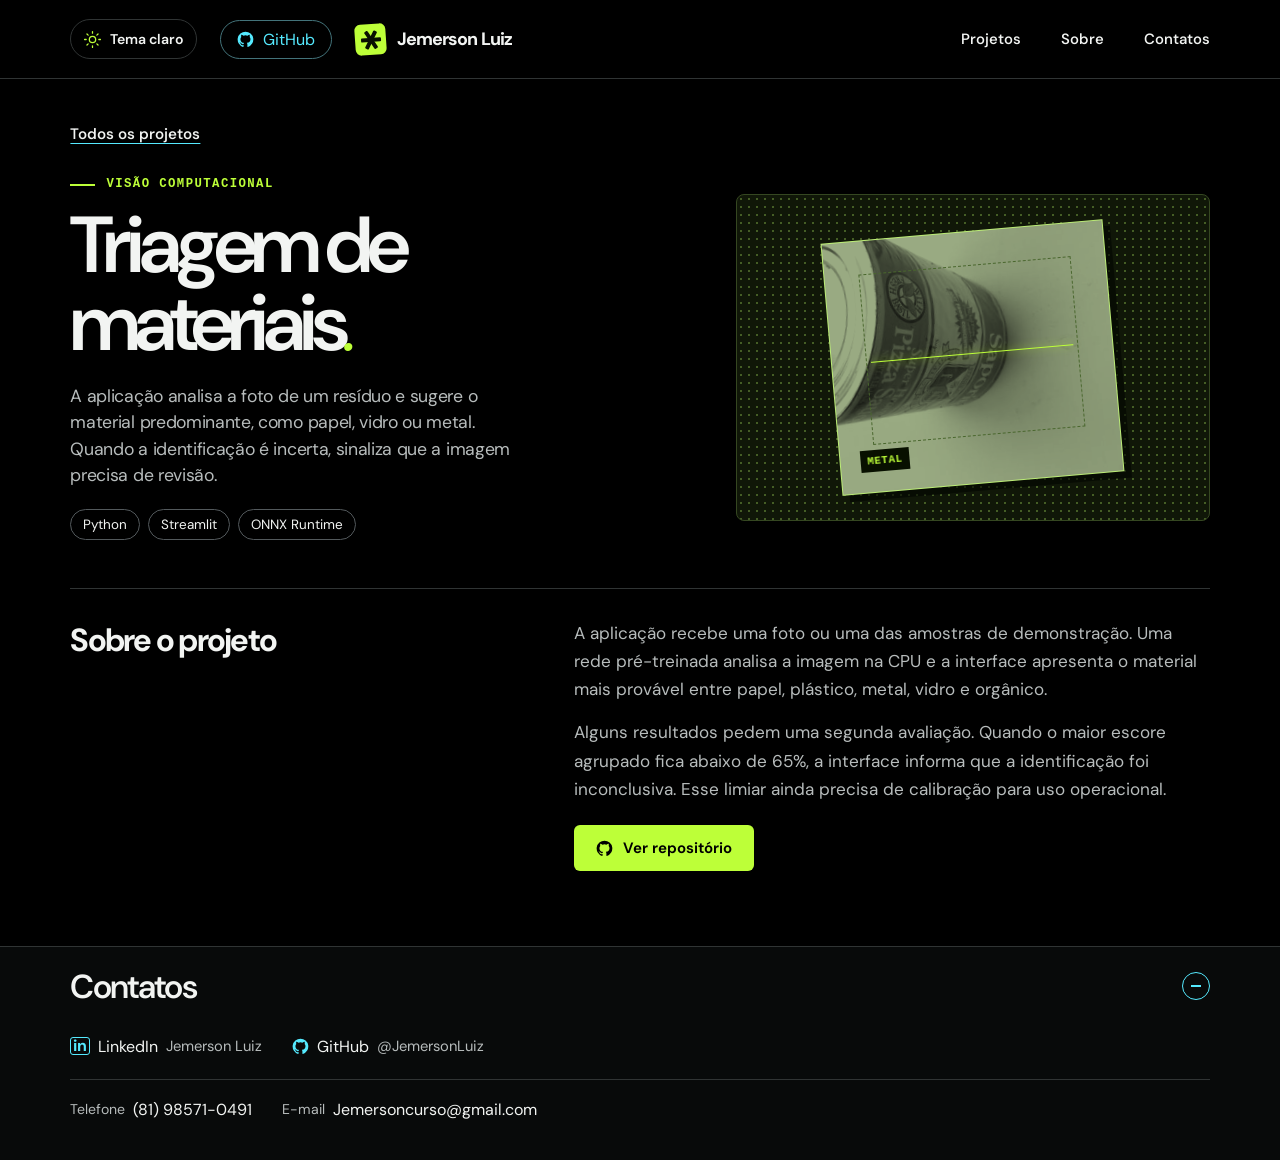
<file: triagem-de-materiais.html>
<!doctype html>
<html lang="pt-BR">
<head>
  <meta charset="utf-8">
  <meta name="viewport" content="width=device-width, initial-scale=1">
  <link rel="canonical" href="https://jemersonluiz.github.io/portfolio/triagem-de-materiais.html">
  <meta name="theme-color" content="#000000">
  <meta name="description" content="A aplicação analisa a foto de um resíduo e sugere o material predominante, como papel, vidro ou metal. Quando a identificação é incerta, sinaliza que a imagem precisa de revisão.">
  <title>Triagem de materiais — Jemerson Luiz</title>
  <script src="portfolio-theme.js"></script>
  <link rel="stylesheet" href="style.css">
  <link rel="icon" href="assets/marca.svg" type="image/svg+xml">
</head>
<body>
  <a class="skip" href="#conteudo">Pular para o conteúdo</a>
  <header class="header"><div class="wrap nav-row">
    <div class="nav-identity">
      <button class="theme-button" type="button" aria-label="Ativar tema claro" title="Ativar tema claro" hidden>
        <svg viewBox="0 0 24 24" aria-hidden="true" fill="none" stroke="currentColor" stroke-width="1.6" stroke-linecap="round" stroke-linejoin="round">
          <g class="sun"><circle cx="12" cy="12" r="4"/><path d="M12 2v2m0 16v2M2 12h2m16 0h2M5 5l1.5 1.5m11 11L19 19M5 19l1.5-1.5m11-11L19 5"/></g>
          <path class="moon" d="M20.5 14.5A8.8 8.8 0 0 1 9.5 3.5a9 9 0 1 0 11 11Z"/>
        </svg>
        <span>Tema claro</span>
      </button>
      <a class="nav-github" href="https://github.com/JemersonLuiz"><svg aria-hidden="true" viewBox="0 0 24 24" class="gh-icon"><path d="M12 .9a11.1 11.1 0 0 0-3.51 21.63c.55.1.76-.24.76-.54v-2.08c-3.1.68-3.76-1.31-3.76-1.31-.51-1.3-1.24-1.65-1.24-1.65-1.01-.69.08-.68.08-.68 1.12.08 1.7 1.15 1.7 1.15.99 1.7 2.59 1.21 3.22.93.1-.72.38-1.21.7-1.49-2.48-.28-5.09-1.24-5.09-5.51 0-1.22.44-2.22 1.15-3-.12-.28-.5-1.42.11-2.96 0 0 .93-.3 3.05 1.14a10.7 10.7 0 0 1 5.55 0c2.12-1.44 3.05-1.14 3.05-1.14.61 1.54.23 2.68.11 2.96.71.78 1.15 1.78 1.15 3 0 4.28-2.62 5.22-5.12 5.5.4.35.76 1.03.76 2.08v3.06c0 .3.2.65.77.54A11.1 11.1 0 0 0 12 .9Z"/></svg>GitHub</a>
      <a class="brand" href="index.html" aria-label="Jemerson Luiz, início"><span class="mark" aria-hidden="true"><i></i></span>Jemerson Luiz</a>
    </div>
    <nav class="nav-links" aria-label="Navegação principal">
      <a class="nav-plain" href="index.html#projetos">Projetos</a>
      <a class="nav-plain" href="index.html#sobre">Sobre</a>
      <a class="nav-plain" href="#contatos">Contatos</a>
    </nav>
  </div></header>
  <main class="wrap case" id="conteudo">
    <a href="index.html#projetos" class="text-link">Todos os projetos</a>
    <div class="case-top"><div><p class="kicker">Visão computacional</p><h1 class="case-title">Triagem de materiais<em>.</em></h1><p class="lead">A aplicação analisa a foto de um resíduo e sugere o material predominante, como papel, vidro ou metal. Quando a identificação é incerta, sinaliza que a imagem precisa de revisão.</p><ul class="tags"><li>Python</li><li>Streamlit</li><li>ONNX Runtime</li></ul></div><div class="artwork triagem" aria-hidden="true"><div class="scan"><img src="assets/metal.jpg" alt="" width="512" height="384" loading="lazy"><i></i><b>METAL</b></div></div></div>
    <section class="case-copy" aria-labelledby="detalhes"><h2 id="detalhes">Sobre o projeto</h2><div><p>A aplicação recebe uma foto ou uma das amostras de demonstração. Uma rede pré-treinada analisa a imagem na CPU e a interface apresenta o material mais provável entre papel, plástico, metal, vidro e orgânico.</p><p>Alguns resultados pedem uma segunda avaliação. Quando o maior escore agrupado fica abaixo de 65%, a interface informa que a identificação foi inconclusiva. Esse limiar ainda precisa de calibração para uso operacional.</p><a class="action" href="https://github.com/JemersonLuiz/An-lise-de-Imagens"><svg aria-hidden="true" viewBox="0 0 24 24" class="gh-icon"><path d="M12 .9a11.1 11.1 0 0 0-3.51 21.63c.55.1.76-.24.76-.54v-2.08c-3.1.68-3.76-1.31-3.76-1.31-.51-1.3-1.24-1.65-1.24-1.65-1.01-.69.08-.68.08-.68 1.12.08 1.7 1.15 1.7 1.15.99 1.7 2.59 1.21 3.22.93.1-.72.38-1.21.7-1.49-2.48-.28-5.09-1.24-5.09-5.51 0-1.22.44-2.22 1.15-3-.12-.28-.5-1.42.11-2.96 0 0 .93-.3 3.05 1.14a10.7 10.7 0 0 1 5.55 0c2.12-1.44 3.05-1.14 3.05-1.14.61 1.54.23 2.68.11 2.96.71.78 1.15 1.78 1.15 3 0 4.28-2.62 5.22-5.12 5.5.4.35.76 1.03.76 2.08v3.06c0 .3.2.65.77.54A11.1 11.1 0 0 0 12 .9Z"/></svg> Ver repositório</a></div></section>
  </main>
  <footer class="footer">
    <details class="wrap contacts" open>
      <summary>Contatos<span class="contact-toggle" aria-hidden="true"></span></summary>
      <nav id="contatos" class="contact-links" aria-label="Canais de contato">
        <a href="https://www.linkedin.com/in/jemerson-luiz-087a5b379/"><span class="linkedin-icon" aria-hidden="true">in</span>LinkedIn <span class="profile-name">Jemerson Luiz</span></a>
        <a href="https://github.com/JemersonLuiz"><svg aria-hidden="true" viewBox="0 0 24 24" class="gh-icon"><path d="M12 .9a11.1 11.1 0 0 0-3.51 21.63c.55.1.76-.24.76-.54v-2.08c-3.1.68-3.76-1.31-3.76-1.31-.51-1.3-1.24-1.65-1.24-1.65-1.01-.69.08-.68.08-.68 1.12.08 1.7 1.15 1.7 1.15.99 1.7 2.59 1.21 3.22.93.1-.72.38-1.21.7-1.49-2.48-.28-5.09-1.24-5.09-5.51 0-1.22.44-2.22 1.15-3-.12-.28-.5-1.42.11-2.96 0 0 .93-.3 3.05 1.14a10.7 10.7 0 0 1 5.55 0c2.12-1.44 3.05-1.14 3.05-1.14.61 1.54.23 2.68.11 2.96.71.78 1.15 1.78 1.15 3 0 4.28-2.62 5.22-5.12 5.5.4.35.76 1.03.76 2.08v3.06c0 .3.2.65.77.54A11.1 11.1 0 0 0 12 .9Z"/></svg>GitHub <span class="profile-name">@JemersonLuiz</span></a>
        <div class="contact-direct">
          <a href="tel:+5581985710491"><span>Telefone</span> (81) 98571-0491</a>
          <a href="mailto:Jemersoncurso@gmail.com"><span>E-mail</span> Jemersoncurso@gmail.com</a>
        </div>
      </nav>
    </details>
  </footer>
</body>
</html>
</file>
<file: style.css>
@font-face{font-family:"DM Sans";src:url("assets/dm-sans.ttf") format("truetype");font-weight:100 1000;font-display:swap}
@font-face{font-family:"Instrument Serif";src:url("assets/instrument-serif-italic.ttf") format("truetype");font-weight:400;font-style:italic;font-display:swap}
:root{--paper:#000;--ink:#f2f4f2;--line:#303434;--lime:#bdff38;--cyan:#55eaff;--violet:#c19aff;--muted:#b7bcbc;--accent:var(--lime);--mono:Consolas,"Courier New",monospace;--serif:"Instrument Serif",Georgia,serif;color-scheme:dark}
*{box-sizing:border-box}
html{scroll-behavior:smooth;scroll-padding-top:26px}
body{margin:0;color:var(--ink);background:var(--paper);font-family:"DM Sans",Arial,sans-serif;font-size:1rem;-webkit-font-smoothing:antialiased}
a{color:inherit;text-decoration:none}
::selection{background:var(--lime);color:var(--paper)}
a:focus-visible,summary:focus-visible{outline:3px solid var(--cyan);outline-offset:5px}
img{display:block;max-width:100%}
.skip{position:fixed;top:-5rem;left:1rem;background:var(--lime);color:var(--paper);padding:.75rem;z-index:10}.skip:focus{top:1rem}
.wrap{width:min(1280px,89%);margin:auto}
.header{border-bottom:1px solid var(--line)}
.nav-row,.nav-identity,.brand,.nav-links,.action,.hero-actions,.title-row,.tags{display:flex;align-items:center}
.nav-row{min-height:78px;justify-content:space-between;gap:1rem}
.nav-identity{gap:clamp(12px,1.8vw,26px)}
.brand{gap:11px;font-size:1.12rem;font-weight:760;letter-spacing:-.05em;white-space:nowrap}
.mark{display:grid;place-items:center;width:31px;height:31px;position:relative;background:var(--lime);border-radius:6px;transform:rotate(-4deg)}
.mark i,.mark:before,.mark:after{content:"";position:absolute;width:20px;height:4px;background:#081000;border-radius:1px}.mark:before{transform:rotate(60deg)}.mark:after{transform:rotate(-60deg)}
.nav-links{gap:clamp(20px,3.1vw,49px);font-size:.93rem;font-weight:550}
.nav-plain:hover,.text-link:hover,.contact-links a:hover{color:var(--cyan);text-decoration:underline;text-underline-offset:4px}
.nav-github{display:inline-flex;align-items:center;gap:9px;color:var(--cyan);border:1px solid #43737a;border-radius:100px;padding:8px 16px}.nav-github:hover{background:#0a2429;border-color:var(--cyan)}.gh-icon{width:17px;height:17px;fill:currentColor;flex-shrink:0}
.hero{display:grid;grid-template-columns:1.04fr 1fr;align-items:center;gap:4%;padding:clamp(44px,5.25vw,84px) 0 clamp(42px,5vw,76px)}
.hero-copy{position:relative;z-index:1}
.kicker{color:var(--accent);font:600 .77rem/1.4 var(--mono);letter-spacing:.115em;text-transform:uppercase;margin:0;display:flex;align-items:center;gap:11px}
.kicker:before{content:"";width:25px;height:2px;background:var(--accent)}
h1,h2,h3,p{margin:0}
.hero h1{font-size:clamp(5.2rem,8.7vw,8.15rem);line-height:.88;font-weight:640;letter-spacing:-.085em;margin:clamp(24px,2.7vw,42px) 0 24px}
.hero h1 em,.title-row em,.about h2 em,.case-title em{font-family:var(--serif);font-weight:400;letter-spacing:-.045em;color:var(--accent)}
.hero h1 em{font-size:1.13em;line-height:.85}
.lead{max-width:450px;color:var(--muted);font-size:clamp(1.04rem,1.38vw,1.23rem);line-height:1.5;letter-spacing:-.018em}
.hero-actions{margin-top:26px;gap:1.65rem}
.action{justify-content:center;gap:10px;width:max-content;background:var(--accent);color:var(--paper);padding:13px 22px;border-radius:6px;font-weight:650;font-size:.94rem;transition:background .2s,transform .2s}
.action:hover{background:color-mix(in srgb,var(--accent) 76%,white);transform:translateY(-2px)}
.text-link{text-decoration:underline;text-underline-offset:4px;text-decoration-color:var(--cyan);font-size:.95rem;font-weight:570}
/* Enquadramento do retrato na capa. */
.portrait {
  width: min(100%, 27rem);
  aspect-ratio: .98;
  position: relative;
  justify-self: center;
  margin: 0 10px 10px 0;
}
.portrait::before {
  content: "";
  position: absolute;
  inset: 9px -9px -9px 9px;
  border: 1px solid #678531;
  border-radius: 9px;
}
.portrait img {
  position: relative;
  width: 100%;
  height: 100%;
  object-fit: cover;
  object-position: 50% 43%;
  border-radius: 8px;
}
.projects{padding:36px 0 66px;border-top:1px solid var(--line)}
.title-row{justify-content:space-between;gap:1rem;margin-bottom:25px}
.title-row h2,.about h2{font-size:clamp(2.5rem,4.1vw,4.2rem);font-weight:570;line-height:1.05;letter-spacing:-.068em}
.title-row h2 em{font-size:1.08em}
.project-list {
  list-style: none;
  padding: 0;
  margin: 0;
}
.project-list li {
  padding: clamp(18px, 2.4vw, 34px) 0;
  border-top: 1px solid var(--line);
}
.project-list li:last-child { padding-bottom: 0 }
.card-copy { min-width: 0 }
.project-link {
  display: inline-block;
  margin-top: 18px;
  color: var(--accent);
  font-weight: 600;
  text-decoration: underline;
  text-underline-offset: 4px;
}
.projeto-helptask{--accent:var(--violet)}
.projeto-organizando{--accent:#d7ff55}
.card {
  display: grid;
  grid-template-columns: minmax(0, .92fr) minmax(0, 1.35fr);
  gap: clamp(22px, 5vw, 72px);
  align-items: center;
}
.card:hover h3{color:var(--accent);text-decoration:underline;text-decoration-thickness:1px;text-underline-offset:5px}.card:hover .artwork>div{transform:translateY(-4px)}
.artwork{border-radius:8px;background:#101312;aspect-ratio:1.66;display:grid;place-items:center;overflow:hidden;position:relative;isolation:isolate}
.artwork>div{transition:transform .25s ease}
.projeto-nexo { --accent: #72f1bb }
.artwork.nexo {
  background: radial-gradient(ellipse at 25% 0%, #244a40, #102f29 56%, #071a19);
  border: 1px solid #2a5848;
}
.nexo-screen {
  width: 87%;
  height: auto;
  border: 1px solid #4e7b69;
  border-radius: 5px;
  box-shadow: 0 12px 28px #0008;
  transform: rotate(-3deg);
}
.projeto-jaboatao-360 { --accent: #ffc56c }
.artwork.jaboatao { border: 1px solid #544c33 }
.tour-landscape {
  position: absolute;
  inset: 0;
  width: 100%;
  height: 100%;
  object-fit: cover;
}
.artwork.jaboatao::after {
  content: "";
  position: absolute;
  inset: 0;
  background: linear-gradient(0deg, #071410ed, transparent 70%);
}
.tour-brand {
  position: absolute;
  z-index: 1;
  bottom: 10%;
  left: 7%;
  width: 59%;
  height: auto;
}
.artwork.triagem{background-color:#101708;background-image:radial-gradient(#739b3e88 .8px, transparent 1px);border:1px solid #354721;background-size:8px 8px}
.scan{position:relative;width:60%;height:78%;background:#99aa82;border:1px solid #bbec76;box-shadow:7px 7px 0 #030600a1;display:grid;place-content:center;transform:rotate(-5deg)}
.scan img{width:100%;height:100%;position:absolute;inset:0;object-fit:cover;filter:grayscale(1) contrast(1.1);mix-blend-mode:multiply}
.scan:after{content:"";position:absolute;left:14%;right:14%;top:48%;height:1px;background:var(--lime);box-shadow:0 0 8px var(--lime)}
.scan b{position:absolute;bottom:8%;left:7%;padding:5px 7px;background:#081000;color:var(--lime);font:600 .67rem var(--mono);letter-spacing:.06em}
.scan i{inset:13% 12% 19%;position:absolute;border:1px dashed #49662d}
.artwork.help{border:1px solid #48305f;background:repeating-linear-gradient(155deg,#170e24 0 25px,#342047 26px 27px)}
.phone{width:45%;height:128%;align-self:start;margin-top:11%;background:#20142f;border:5px solid #bd91f2;border-radius:18px;padding:10% 6% 0;position:relative;box-shadow:8px 9px 0 #09040dcc,0 0 18px #a45eff20;rotate:9deg}
.phone:before{content:"";position:absolute;width:29%;height:6px;top:4%;left:36%;border-radius:6px;background:#b68bea}
.phone strong{display:block;font-size:clamp(.72rem,1.1vw,1rem);letter-spacing:-.06em;color:#e8d6ff}.phone span{display:block;width:100%;height:18px;margin-top:10px;border-radius:3px;background:linear-gradient(to right,var(--violet) 0 6%,#432957 6%);box-shadow:0 1px 3px #0b0612}
.artwork.organizando {
  border: 1px solid #465326;
  background: linear-gradient(145deg, #232c12, #0d1309);
}
.organizando img {
  width: 88%;
  height: auto;
  aspect-ratio: 1.92;
  object-fit: cover;
  object-position: top;
  border: 1px solid #70834b;
  border-radius: 5px;
  box-shadow: 0 9px 20px #0006;
}
.meta{color:var(--accent);font:.75rem/1.5 var(--mono);letter-spacing:.06em;text-transform:uppercase;margin:0 0 7px}
.card h3{font-size:clamp(1.65rem,3vw,3rem);line-height:1.13;letter-spacing:-.052em;font-weight:650}
.card .description{color:var(--muted);margin-top:8px;font-size:1rem;line-height:1.5;max-width:50ch}
.about{border-top:1px solid var(--line);display:grid;grid-template-columns:.85fr 1fr;gap:7%;padding:clamp(42px,6vw,85px) 0}
.about h2{margin-top:12px}.about p:not(.kicker){font-size:clamp(1.12rem,1.9vw,1.6rem);line-height:1.45;letter-spacing:-.035em;max-width:40ch}
.tags{gap:8px;list-style:none;flex-wrap:wrap;padding:0;margin:20px 0 0}.tags li{padding:6px 12px;font-size:.84rem;border:1px solid #53595c;border-radius:100px}
.footer{border-top:1px solid var(--line);background:#080a0a;color:var(--ink)}
.case{padding:44px 0 75px}.case-top{display:grid;grid-template-columns:1.05fr .85fr;gap:7%;align-items:center;margin:32px 0 48px}.case-title{font-size:clamp(3.2rem,6.2vw,6rem);font-weight:610;letter-spacing:-.075em;line-height:.98;margin:14px 0 20px}.case-top .artwork{aspect-ratio:1.45}.case-copy{border-top:1px solid var(--line);padding-top:30px;display:grid;grid-template-columns:.8fr 1.2fr;gap:7%}.case-copy h2{font-size:2rem;letter-spacing:-.055em}.case-copy p{max-width:65ch;line-height:1.65;font-size:1.07rem;color:var(--muted);margin-bottom:15px}.case-copy .action{margin-top:22px}
.hero h1{letter-spacing:-.065em}
.contacts { padding: 0 0 5px }
.contacts summary {
  display: flex;
  align-items: center;
  justify-content: space-between;
  min-height: 78px;
  cursor: pointer;
  list-style: none;
  font-size: clamp(1.65rem, 2.6vw, 2.4rem);
  font-weight: 580;
  letter-spacing: -.05em;
}
.contacts summary::-webkit-details-marker { display: none }
.contacts summary:hover { color: var(--cyan) }
.contact-toggle {
  width: 28px;
  height: 28px;
  display: grid;
  place-items: center;
  color: var(--cyan);
  border: 1px solid currentColor;
  border-radius: 50%;
}
.contact-toggle::before, .contact-toggle::after {
  content: "";
  grid-area: 1 / 1;
  width: 10px;
  height: 2px;
  background: currentColor;
}
.contact-toggle::after { transform: rotate(90deg) }
.contacts[open] .contact-toggle::after { display: none }
.contact-links { display: flex; flex-wrap: wrap; gap: 12px 30px; padding: 0 0 25px }
.contact-links a { display: inline-flex; align-items: center; gap: 8px; min-height: 42px }
.contact-links .gh-icon, .linkedin-icon { color: var(--cyan) }
.linkedin-icon { font: bold 1rem/1 "DM Sans",sans-serif; border: 1px solid currentColor; border-radius: 3px; padding: 0 2px }
.profile-name { color: var(--muted); font-size: .92em }
@media(max-width:620px) {
  .nav-row { flex-wrap: wrap; gap: 8px; padding: 12px 0 9px }
  .nav-identity { width: 100%; justify-content: space-between }
  .nav-links { width: 100%; justify-content: flex-start }
  .nav-links .nav-plain { padding: 6px 0 }
}
@media(min-width:1550px){.hero{gap:8%}}
@media(max-width:800px){.wrap{width:91%}.hero{gap:2%}.hero h1{font-size:clamp(4.2rem,10vw,6rem)}.nav-row{min-height:65px}.lead{font-size:1rem}.hero-actions{gap:1.1rem}.hero-actions a{font-size:.88rem}.phone{border-width:3px}.scan b{font-size:.6rem}.projects{padding-bottom:45px}}
@media(max-width:630px){.wrap{width:89.5%}.nav-links{gap:15px;font-size:.86rem}.nav-github{padding:7px 10px}.brand{font-size:1rem;gap:7px}.mark{width:24px;height:24px}.mark i,.mark:before,.mark:after{width:15px;height:3px}.hero{grid-template-columns:1fr;padding:36px 0 24px;gap:25px}.hero h1{font-size:clamp(4.6rem,16vw,6.4rem);margin:20px 0}.hero h1 br{display:none}.hero h1 em{margin-left:.08em}.hero-actions{margin-top:18px}.portrait{width:min(calc(100% - 10px),26rem);aspect-ratio:1.12}.projects{padding:26px 0 36px}.card{grid-template-columns:minmax(0,1fr);gap:16px}.card-copy .meta{margin-top:0}.project-link{margin-top:10px}.title-row{margin-bottom:18px}.title-row h2{font-size:2.65rem}.artwork{aspect-ratio:1.9}.card h3{font-size:1.6rem}.phone strong{font-size:.92rem}.meta{margin-top:11px}.about,.case-copy,.case-top{grid-template-columns:1fr;gap:20px}.about{padding:34px 0}.case{padding:26px 0 40px}.case-top{margin:26px 0}.case-top .artwork{aspect-ratio:1.85}}
@media(max-width:400px){.hero h1 br{display:block}.hero h1 em{margin-left:0}.nav-links{gap:10px}.brand{font-size:.95rem}.nav-github{padding:6px 8px}}
@media(max-width:360px){.hero h1{font-size:20vw}.title-row h2{font-size:2.2rem}}
@media(prefers-reduced-motion:reduce){html{scroll-behavior:auto}*,*:before,*:after{transition:none!important}}

:root[data-theme="light"] {
  color-scheme: light;
  --paper: #fafbf7;
  --ink: #18211c;
  --muted: #46524e;
  --line: #cbd3cc;
  --lime: #446510;
  --cyan: #006775;
  --violet: #7242a0;
}
[data-theme="light"] .footer { background: #eff2ec; }
[data-theme="light"] .mark { background: #bdff38; }
[data-theme="light"] .nav-github:hover { background: #e5f1ef; }
[data-theme="light"] .action:hover { background: color-mix(in srgb, var(--accent) 80%, black); }
[data-theme="light"] .projeto-organizando { --accent: #496512; }
[data-theme="light"] .projeto-nexo { --accent: #17664c; }
[data-theme="light"] .projeto-jaboatao-360 { --accent: #8b4c0d; }
.artwork { --lime: #bdff38; --violet: #c19aff; }

.theme-button:not([hidden]) {
  display: inline-flex;
  align-items: center;
  justify-content: center;
  gap: .45rem;
  min-height: 40px;
  padding: 0 .75rem;
  border-radius: 999px;
  border: 1px solid var(--line);
  background: var(--paper);
  color: var(--ink);
  font: 600 .88rem/1 "DM Sans", Arial, sans-serif;
  white-space: nowrap;
  cursor: pointer;
}
.theme-button svg { width: 19px; height: 19px; color: var(--accent); }
.theme-button .moon, [data-theme="light"] .theme-button .sun { display: none; }
[data-theme="light"] .theme-button .moon { display: inline; }
.theme-button:hover { border-color: var(--accent); }
.theme-button:focus-visible { outline: 3px solid var(--cyan); outline-offset: 4px; }
.about .about-copy p { max-width: 59ch; font-size: clamp(1.06rem, 1.4vw, 1.24rem); line-height: 1.65; letter-spacing: -.012em; }
.about-copy p + p { margin-top: 1em; }
.about-copy .text-link { font: inherit; }
.contact-direct {
  flex-basis: 100%;
  display: flex;
  flex-wrap: wrap;
  gap: 0 30px;
  padding-top: 8px;
  border-top: 1px solid var(--line);
}
.contact-direct a { flex-wrap: wrap; overflow-wrap: anywhere; }
.contact-direct span { color: var(--muted); font-size: .88rem; }
@media (max-width: 920px) {
  .theme-button:not([hidden]) { width: 40px; padding: 0; flex-shrink: 0; }
  .theme-button span { display: none; }
}
@media (max-width: 620px) {
  .nav-identity { justify-content: flex-start; gap: 8px; }
  .nav-identity .brand { margin-left: auto; }
}
</file>
<file: apps/organizando/style.css>
@font-face{font-family:DM Sans;src:url(dm-sans.ttf) format('truetype');font-weight:400 800;font-display:swap}
:root{--ink:#191b17;--muted:#606557;--paper:#f4f5ef;--line:#d9dcd0;--acid:#e4fc38;--green:#406c3b;--down:#9b483c;--white:#fdfefa;font-family:"DM Sans",Arial,sans-serif;color:var(--ink);background:var(--paper);font-synthesis:none}
*{box-sizing:border-box}body{margin:0;min-width:300px}button,input,select{font:inherit;color:inherit}button,select{cursor:pointer}button,a,input,select{touch-action:manipulation}button{border:0;background:transparent}button:disabled{opacity:.55;cursor:wait}a{color:inherit;text-decoration:none}button:focus-visible,a:focus-visible,select:focus-visible,input:focus-visible,summary:focus-visible{outline:3px solid #699200;outline-offset:3px}button:hover,a:hover{filter:brightness(.87)}svg.ico{width:18px;height:18px;vertical-align:middle;flex:none;stroke:currentColor;fill:none;stroke-width:1.65;stroke-linecap:round;stroke-linejoin:round}
.mast{background:#fbfcf7;border-bottom:1px solid var(--line)}.mast-inner,main,footer{width:min(1328px,93%);margin:auto}.mast-inner{min-height:76px;display:flex;align-items:center;justify-content:space-between;gap:18px}.brand{font-size:27px;font-weight:800;letter-spacing:-1.9px;display:flex;align-items:center;gap:8px;line-height:1}.brand span{margin-left:-8px;color:#749000}.mast nav{display:flex;align-items:center;border:1px solid #dde0d5;background:#f1f2ea;border-radius:30px;padding:4px;gap:2px}.mast nav a{display:flex;align-items:center;gap:7px;padding:8px 15px;font-size:.87rem;font-weight:650;border-radius:24px;color:#5d6256;white-space:nowrap}.mast nav a[aria-current=page]{background:var(--ink);color:white}.mast nav a .ico{width:15px;height:15px}.workspace,.secondary,.primary,.subtle,.iconbtn{display:inline-flex;align-items:center;justify-content:center;gap:9px;font-size:.9rem;font-weight:650}.workspace{padding:8px 10px;border:1px solid var(--line);border-radius:7px;background:white}.workspace .ico:first-child{width:16px}.workspace .ico:last-child{width:13px}.workspace:before{content:"";width:7px;height:7px;border-radius:50%;background:#758e19}.workspace .ico:first-child{display:none}
main{padding:36px 0 42px;min-height:75vh}.page-head,.section-head,.panel-head,.between,.row,.fieldrow{display:flex;align-items:center;justify-content:space-between;gap:14px}.page-head{margin-bottom:24px;align-items:flex-end}.eyebrow,.metric-label,.panel-kicker{font-size:.76rem;letter-spacing:.115em;font-weight:750;line-height:1.35;text-transform:uppercase}.eyebrow{display:flex;align-items:center;gap:8px;color:#585e4e}.eyebrow:before{content:"";width:15px;height:3px;transform:skew(-23deg);background:var(--ink)}h1,h2,h3,p{margin:0}h1{font-size:clamp(2.7rem,4.7vw,4.55rem);line-height:.99;letter-spacing:-.075em;font-weight:750;margin:9px 0 0}.punct{color:#839a00}.head-tools{display:flex;gap:8px;align-items:center;flex-wrap:wrap}.secondary,.primary,.selectbox{min-height:41px;border-radius:7px;padding:0 14px}.secondary,.selectbox{border:1px solid #cdd0c3;background:#fbfcf8}.primary{color:white;background:var(--ink)}.primary .ico{color:var(--acid)}.selectbox{display:flex;align-items:center;gap:8px;padding-right:9px}.selectbox>.ico{width:16px}.selectbox select,select{appearance:none;background:transparent;border:0;font-size:.89rem;font-weight:600}.selectbox select{padding:10px 21px 10px 0;background:linear-gradient(45deg,transparent 50%,#5a5d52 50%) right 6px center/5px 5px no-repeat,linear-gradient(135deg,#5a5d52 50%,transparent 50%) right 1px center/5px 5px no-repeat}
.metrics{display:grid;grid-template-columns:1.32fr 1fr 1fr;gap:14px}.metric,.panel,.market-card,.plan-card{border:1px solid var(--line);border-radius:13px;background:var(--white)}.metric{position:relative;overflow:hidden;min-height:171px;padding:22px 24px;display:flex;flex-direction:column;align-items:flex-start;justify-content:space-between}.metric>*:not(.ribbon){position:relative;z-index:1}.metric-label{display:flex;align-items:center;gap:9px;letter-spacing:.09em}.metric-label .ico{width:17px;height:17px}.metric strong{font-size:clamp(2.1rem,2.9vw,3.1rem);font-weight:660;letter-spacing:-.07em;line-height:1.05;margin:16px 0 11px;white-space:nowrap}.metric strong small{font-size:.48em;letter-spacing:-.035em;font-weight:550;margin-right:4px}.metric-note{display:flex;gap:7px;align-items:center;font-size:.81rem;color:var(--muted);line-height:1.2}.metric-note .ico{width:14px;height:14px}.metric.dark{background:#1b1d18;color:#f8f9f1;border-color:#1b1d18}.dark .metric-label{color:#f1f3e6}.dark .metric-label .ico{color:var(--acid)}.dark .metric-note{color:#d6dacb}.ribbon{position:absolute;right:-33px;top:-20px;height:calc(100% + 36px);width:45%;pointer-events:none}.mini-bars{position:absolute!important;z-index:0!important;bottom:22px;right:19px;display:flex;align-items:flex-end;gap:3px;height:40px;width:min(22%,84px)}.mini-bars b{flex:1;min-height:2px;border-radius:2px 2px 0 0;background:#c8e72a}.mini-bars.out b{background:#666c5f}
.insight-grid{display:grid;grid-template-columns:1.48fr 1fr;gap:14px;margin-top:15px}.panel,.plan-card{padding:22px 24px}.panel-head{align-items:flex-start;margin-bottom:17px}.panel h2,.market-card h3,.plan-card h3{font-size:1.38rem;line-height:1.15;letter-spacing:-.05em;font-weight:700}.panel-sub,.muted{font-size:.86rem;color:var(--muted);line-height:1.5}.panel-sub{margin-top:5px}.chart-legend{font-size:.79rem;color:var(--muted);display:flex;gap:12px;white-space:nowrap}.chart-legend span{display:flex;align-items:center;gap:5px}.key{width:9px;height:9px;background:var(--acid);border-radius:2px;box-shadow:inset 0 0 0 1px #a3b53c}.key.out{background:#282b24;box-shadow:none}.plot{position:relative;display:grid;grid-template-columns:auto 1fr;height:153px;margin-top:9px;padding-bottom:20px}.axis{display:flex;flex-direction:column;justify-content:space-between;text-align:right;padding-right:9px;font-size:.75rem;color:#6c7164;line-height:1}.bars{display:flex;align-items:stretch;justify-content:space-around;position:relative;background:repeating-linear-gradient(to top,#e3e6d9 0 1px,transparent 1px 33.333%);border-top:1px solid #e3e6d9}.bar-pair{width:14%;position:relative;display:flex;justify-content:center;align-items:flex-end;gap:3px}.bar-pair .bar{display:block;width:26%;min-width:5px;max-width:18px;background:var(--acid);border-radius:3px 3px 0 0}.bar-pair .bar.out{background:#282b24}.bar-pair .month{position:absolute;bottom:-21px;color:#666c5f;font-size:.79rem}.bar-pair:last-child .month{font-weight:750;color:var(--ink)}.plot-note{margin-top:10px;font-size:.79rem;color:var(--muted);min-height:1.25em}.chart-detail{font-size:.85rem;color:var(--muted)}.chart-detail summary, .method summary{cursor:pointer;width:fit-content}
.textlink{font-size:.83rem;border-bottom:1px solid #939888;font-weight:650;white-space:nowrap}.goal-item{padding:14px 0;border-top:1px solid var(--line)}.goal-item:last-child{padding-bottom:0}.goal-top{display:flex;align-items:center;gap:11px}.goal-ico,.market-ico,.tx-ico{display:grid;place-items:center;border:1px solid #dbe0c9;border-radius:9px;width:38px;height:38px;flex:none;background:#eff4da}.goal-ico.pay,.tx-ico{background:#f1f2ec;border-color:#dfe2d6}.goal-name{font-weight:680;font-size:.99rem;line-height:1.25;overflow-wrap:anywhere}.goal-count{margin-left:auto;font-size:1.01rem;letter-spacing:-.035em;font-weight:750}.track{height:6px;border-radius:3px;background:#e7e9df;overflow:hidden;margin-top:11px}.track span{display:block;height:100%;background:#c6e322}.goal-item.pay .track span{background:#414539}.goal-fin{display:flex;justify-content:space-between;font-size:.79rem;color:var(--muted);margin-top:5px;gap:8px}
.section-head{margin:29px 0 13px}.section-head h2{font-size:clamp(1.65rem,2.2vw,2.3rem);line-height:1;letter-spacing:-.065em}.section-head .subtle{font-size:.83rem;color:#51574a}.subtle{padding:6px}.market-grid{display:grid;grid-template-columns:1fr 1fr;gap:14px}.market-card{padding:20px 23px 15px;min-width:0}.market-title{display:flex;align-items:center;gap:11px}.market-ico{background:#e7fb71;border:0;width:36px;height:36px}.market-ico.crypto{background:#252820;color:#eff5d7}.market-title h3{font-size:1.2rem}.market-title .panel-sub{font-size:.77rem;margin:2px 0 0}.tabs{display:flex;gap:2px;background:#eef0e6;padding:3px;border-radius:7px}.tabs button{border-radius:5px;padding:6px 9px;font-size:.77rem;color:#565d4b;font-weight:650}.tabs button[aria-pressed=true]{background:var(--ink);color:white}.market-table,.ledger{border-collapse:collapse;width:100%;font-size:.89rem;margin-top:10px;font-variant-numeric:tabular-nums}th{font-weight:550;color:var(--muted);font-size:.75rem;text-align:left}th,td{padding:9px 2px;border-bottom:1px solid #e3e5db}.market-table tr:last-child td,.ledger tr:last-child td{border:0}.market-table td:nth-last-child(-n+2),.market-table th:nth-last-child(-n+2){text-align:right;white-space:nowrap}.market-table td:first-child{width:25px;color:var(--muted);font-size:.76rem}.market-table td small{display:block;color:var(--muted);font-size:.75rem;max-width:23ch;white-space:nowrap;text-overflow:ellipsis;overflow:hidden}.market-table td b{font-weight:700}.value-up{color:var(--green)}.value-down{color:var(--down)}.source{margin-top:10px;border-top:1px solid var(--line);padding-top:9px;color:var(--muted);font-size:.76rem}.source a,.method a{text-decoration:underline}.method{margin:12px 2px;color:var(--muted);font-size:.82rem}.method p{max-width:95ch;line-height:1.6;margin-top:6px}
footer{border-top:1px solid var(--line);padding:18px 0 26px;display:flex;align-items:center;justify-content:space-between;color:var(--muted);font-size:.8rem}.footbrand{font-size:1.1rem;color:var(--ink);letter-spacing:-.06em;font-weight:750}footer b{margin:0 5px;color:#a3a995}.filters{display:flex;align-items:center;gap:9px;margin:8px 0 14px;flex-wrap:wrap}.filter-btn,.tag{background:#eceee3;padding:6px 10px;border-radius:5px;font-size:.84rem;font-weight:600}.filter-btn.on{background:var(--ink);color:white}.ledger td:first-child{font-weight:650}.ledger td:last-child,.ledger td:nth-last-child(2),.ledger th:nth-last-child(2){text-align:right}.iconbtn{padding:5px;border:1px solid var(--line);border-radius:5px}.iconbtn .ico{width:15px;height:15px}.plan-grid{display:grid;grid-template-columns:repeat(auto-fit,minmax(min(290px,100%),1fr));gap:14px}.plan-card .goal-item{border:none}.plan-actions{display:flex;gap:8px;margin-top:15px;align-items:center}.plan-actions .secondary{min-height:33px;font-size:.83rem}.empty{padding:20px 0;color:var(--muted);font-size:.94rem}.empty strong{display:block;color:var(--ink);margin-bottom:5px}.big-detail{padding:17px 0 6px;font-size:1.75rem;letter-spacing:-.06em;font-weight:700}.table-wrap{overflow:auto}.nospace{margin-top:0}
dialog{width:min(475px,calc(100% - 24px));max-height:90dvh;overflow-y:auto;border:1px solid var(--line);border-radius:14px;padding:24px;color:var(--ink);background:var(--white);box-shadow:0 25px 90px #151b1130}dialog::backdrop{background:#181b146e}dialog h2{font-size:1.6rem;letter-spacing:-.06em}.dialog-head{display:flex;align-items:center;justify-content:space-between;margin-bottom:17px}.form-fields{display:grid;gap:13px}.fieldrow{align-items:flex-start}.fieldrow>label{flex:1;min-width:0}label{display:block;font-weight:600;font-size:.87rem}label input,label select{display:block;margin-top:5px;border:1px solid #c6cbbd;border-radius:6px;background:#fff;width:100%;min-height:41px;padding:7px 11px;font-size:1rem;font-weight:450}label select{appearance:auto}.actions{margin-top:18px;display:flex;justify-content:flex-end;align-items:center;gap:8px}.remove{margin-right:auto;color:#943f33;font-size:.85rem}.mode-option{border:1px solid var(--line);width:100%;padding:14px;border-radius:8px;text-align:left;margin-top:8px}.mode-option strong,.mode-option span{display:block}.mode-option span{font-size:.85rem;color:var(--muted);margin-top:3px}.mode-option.active{border-color:#83952e;background:#f3f7db}.toast{position:fixed;bottom:20px;left:50%;transform:translateX(-50%);background:#252820;color:white;border-radius:8px;max-width:90vw;font-size:.9rem;z-index:5}.toast:not(:empty){padding:10px 16px}.skip{position:absolute;left:3%;top:-4rem;background:var(--acid);padding:8px;z-index:10}.skip:focus{top:4px}
@media(min-width:1500px){main{padding-top:43px}.metric{min-height:184px}.plot{height:175px}}
@media(max-width:1050px){.mast nav a{padding:8px 10px}.mast nav a .ico{display:none}.metric{padding:18px}.market-card .panel-head{flex-wrap:wrap;gap:10px}.insight-grid{grid-template-columns:1.25fr 1fr}.panel,.market-card{padding:18px}.workspace{font-size:.82rem}.mini-bars{width:18%}}
@media(max-width:760px){.mast-inner,main,footer{width:92%}.mast-inner{flex-wrap:wrap;gap:10px;padding:12px 0}.brand{font-size:24px}.brand img{width:28px;height:28px}.mast nav{order:3;width:100%;justify-content:space-between}.mast nav a{justify-content:center;flex:1;padding:7px 4px;font-size:.8rem}.workspace{margin-left:auto}.page-head{align-items:flex-start;flex-direction:column;gap:15px;margin-bottom:15px}main{padding-top:24px}.metrics{grid-template-columns:1fr 1fr;gap:10px}.metric.dark{grid-column:1/-1;min-height:145px}.ribbon{width:40%;right:0}.metric{min-height:132px}.metric strong{font-size:2.1rem}.dark strong{font-size:2.9rem}.metric-note{font-size:.77rem}.mini-bars{display:none}.insight-grid,.market-grid{grid-template-columns:1fr;gap:12px}.insight-grid{margin-top:12px}.market-card .panel-head{flex-wrap:nowrap}.plot{height:155px}.section-head{margin-top:23px}.ledger th,.ledger td{white-space:nowrap;padding:11px 5px}.ledger td:first-child{white-space:normal;min-width:90px}.panel-head{gap:9px}.chart-legend{gap:7px}.goal-item{padding:12px 0}.plan-grid{grid-template-columns:1fr}}
@media(max-width:440px){.metric{padding:15px 13px}.metric strong{font-size:1.85rem}.metric.dark strong{font-size:2.6rem}.metric-label{font-size:.73rem}.market-card .panel-head{flex-wrap:wrap}.market-table td small{max-width:19ch}.chart-legend{font-size:.74rem}.flow-head{flex-wrap:wrap}.actions{flex-wrap:wrap}.panel{padding:16px}.head-tools{gap:6px}.primary,.secondary,.selectbox{padding-left:10px;padding-right:10px}.brand{font-size:23px}}
@media(prefers-reduced-motion:no-preference){main{animation:appear .24s ease-out}.bar{transition:height .25s ease}.primary,.secondary,.tabs button{transition:filter .15s}@keyframes appear{from{opacity:.3;transform:translateY(4px)}to{opacity:1;transform:none}}}
</file>
<file: apps/organizando/theme.css>
/* Header controls share one flex item so the switch stays beside the workspace on mobile. */
.header-actions {
  display: flex;
  align-items: center;
  gap: 8px;
}
.theme-toggle {
  display: inline-flex;
  align-items: center;
  justify-content: center;
  gap: 7px;
  min-height: 36px;
  padding: 6px 10px;
  border: 1px solid var(--line);
  border-radius: 7px;
  background: var(--white);
  font-size: .84rem;
  font-weight: 650;
  white-space: nowrap;
}
.theme-toggle .ico { width: 15px; height: 15px; }
.switch-track {
  display: flex;
  align-items: center;
  width: 25px;
  height: 15px;
  padding: 2px;
  border-radius: 12px;
  background: #6e7368;
}
.switch-track::before {
  content: "";
  width: 11px;
  height: 11px;
  border-radius: 50%;
  background: white;
}
.theme-toggle[aria-checked="true"] .switch-track { background: var(--acid); }
.theme-toggle[aria-checked="true"] .switch-track::before {
  transform: translateX(10px);
  background: #171b0c;
}

:root[data-theme="dark"] {
  color-scheme: dark;
  --paper: #090b0a;
  --white: #141716;
  --ink: #f0f3ed;
  --muted: #b2b9b3;
  --line: #323832;
  --acid: #e4fc38;
  --green: #93ed9c;
  --down: #ff9a96;
  --control: #1d211f;
  --accent-surface: #272e16;
  --accent-edge: #515b2b;
  --out-series: #aeb7bd;
  --on-accent: #141707;

  body {
    background: radial-gradient(ellipse 58% 380px at 81% 0, #d7ff3010, transparent 80%), var(--paper);
  }
  .mast { background: #0f1210; border-bottom-color: #353b2b; }
  .brand span, .punct, .textlink, .theme-toggle .ico { color: var(--acid); }
  .brand img { box-shadow: 0 0 0 1px #475025; border-radius: 8px; }
  .mast nav, .tabs, .filter-btn, .tag { background: var(--control); border-color: var(--line); }
  .mast nav a, .tabs button, .section-head .subtle, .eyebrow,
  .bar-pair .month, .axis { color: var(--muted); }
  .mast nav a[aria-current="page"], .tabs button[aria-pressed="true"],
  .filter-btn.on, .primary, .skip { background: var(--acid); color: var(--on-accent); }
  .primary .ico { color: currentColor; }
  .eyebrow::before, .workspace::before { background: var(--acid); }
  .workspace, .secondary, .selectbox, .theme-toggle,
  label input, label select { background-color: var(--control); border-color: var(--line); }
  .theme-toggle { border-color: var(--accent-edge); }
  .selectbox select {
    background-color: transparent;
    background-image: linear-gradient(45deg, transparent 50%, var(--muted) 50%),
                      linear-gradient(135deg, var(--muted) 50%, transparent 50%);
  }
  option { background: var(--control); color: var(--ink); }
  input::placeholder { color: #9ca49e; }

  .metric.dark {
    background: radial-gradient(ellipse at top right, #343e12, transparent 69%), #131810;
    border-color: var(--accent-edge);
    box-shadow: inset 0 1px 0 #e4fc381c, 0 4px 24px #caff2608;
  }
  .dark .metric-label, .metric-label .ico { color: var(--acid); }
  .dark .metric-note { color: var(--muted); }
  .ribbon { filter: drop-shadow(0 0 5px #ddff342b); }
  .key, .mini-bars b, .track span { background: var(--acid); }
  .key.out, .bar-pair .bar.out, .mini-bars.out b, .goal-item.pay .track span { background: var(--out-series); }
  .bars {
    border-color: var(--line);
    background: repeating-linear-gradient(to top, var(--line) 0 1px, transparent 1px 33.333%);
  }
  .bar-pair:last-child .month { color: var(--ink); }
  .track { background: #323831; }
  .goal-ico, .market-ico {
    color: var(--acid);
    background: var(--accent-surface);
    border: 1px solid var(--accent-edge);
  }
  .goal-ico.pay, .tx-ico, .market-ico.crypto {
    color: #dce2e3;
    background: #272d2c;
    border: 1px solid #414947;
  }
  .textlink { border-bottom-color: var(--accent-edge); }
  th, td { border-bottom-color: var(--line); }
  .mode-option.active { background: var(--accent-surface); border-color: var(--accent-edge); }
  .remove { color: var(--down); }
  dialog::backdrop { background: #020402bf; }
  .toast { background: #2b3225; color: var(--ink); }
  :focus-visible { outline-color: var(--acid); }
}

@media (max-width: 1200px) {
  .theme-label { display: none; }
}
@media (min-width: 761px) and (max-width: 900px) {
  .mast-inner { flex-wrap: wrap; gap: 9px; padding-block: 10px; }
  .mast nav { order: 3; width: 100%; }
  .mast nav a { flex: 1; justify-content: center; }
}
@media (max-width: 760px) {
  .header-actions { margin-left: auto; gap: 5px; }
  .header-actions .workspace { margin-left: 0; min-height: 36px; }
  .theme-toggle { padding-inline: 8px; }
}
@media (max-width: 395px) {
  .mast-inner { column-gap: 4px; }
  .switch-track { display: none; }
  .theme-toggle { width: 36px; }
  .theme-toggle[aria-checked="true"] { background: var(--accent-surface); }
}
@media (max-width: 350px) {
  .mast .brand { font-size: 20px; gap: 5px; }
  .mast .brand img { width: 23px; height: 23px; }
  .mast .workspace { padding-inline: 5px; gap: 4px; }
  .mast nav a { font-size: .76rem; padding-inline: 2px; }
  .market-table td small { max-width: 10ch; }
}
@media (prefers-reduced-motion: no-preference) {
  .switch-track::before { transition: transform .15s ease-out; }
}
</file>
